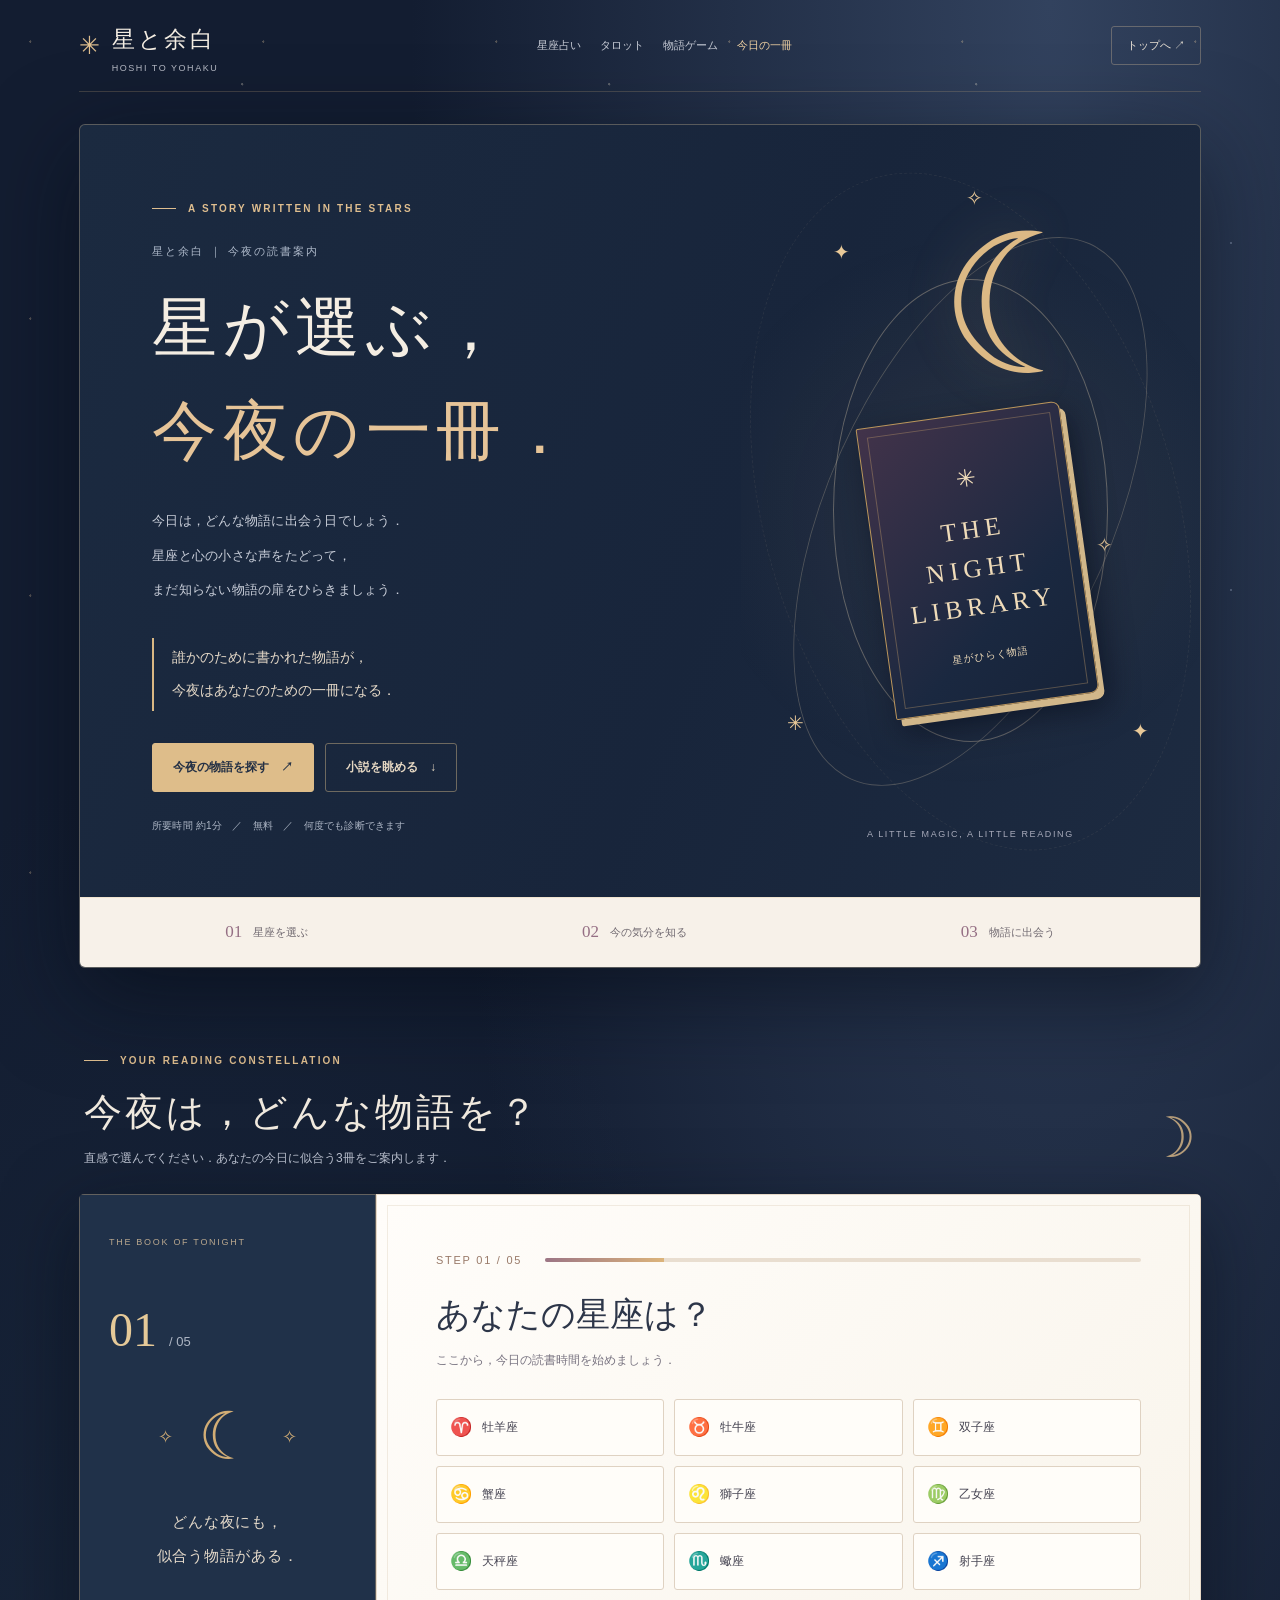
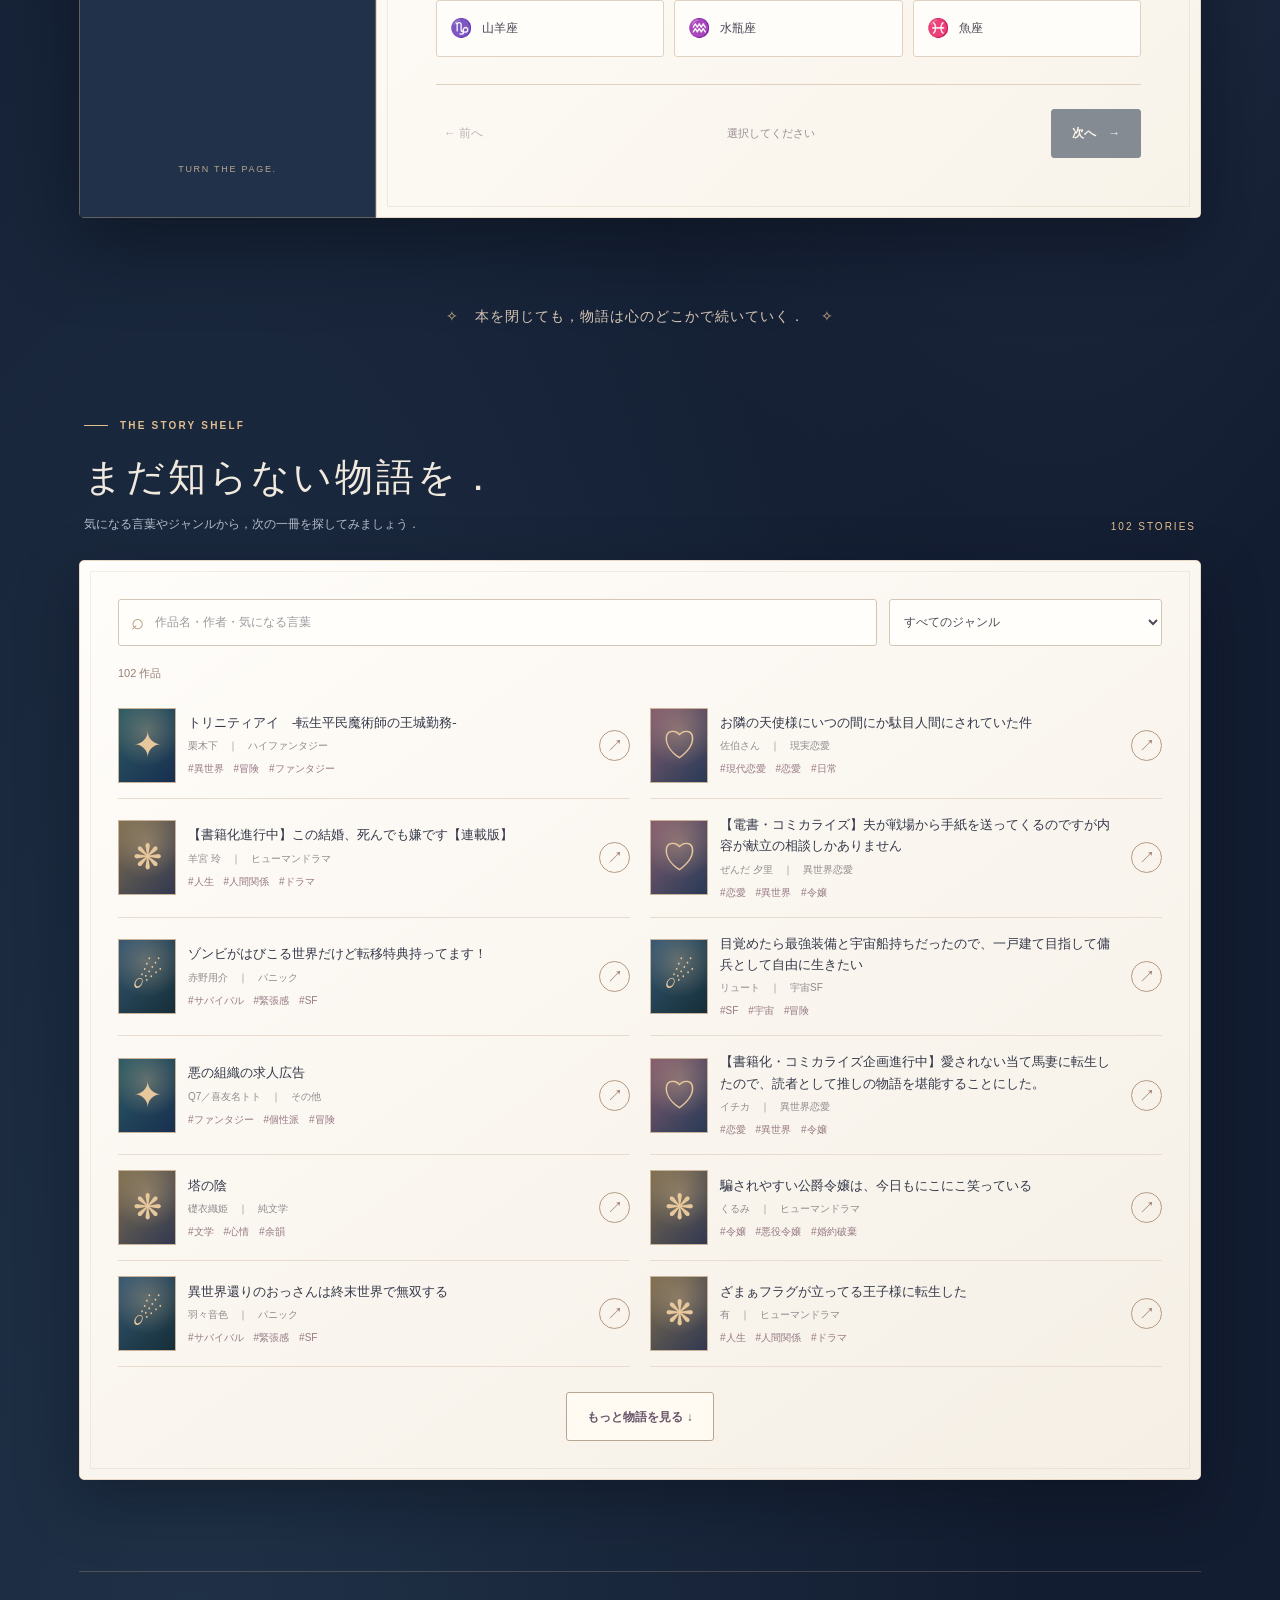
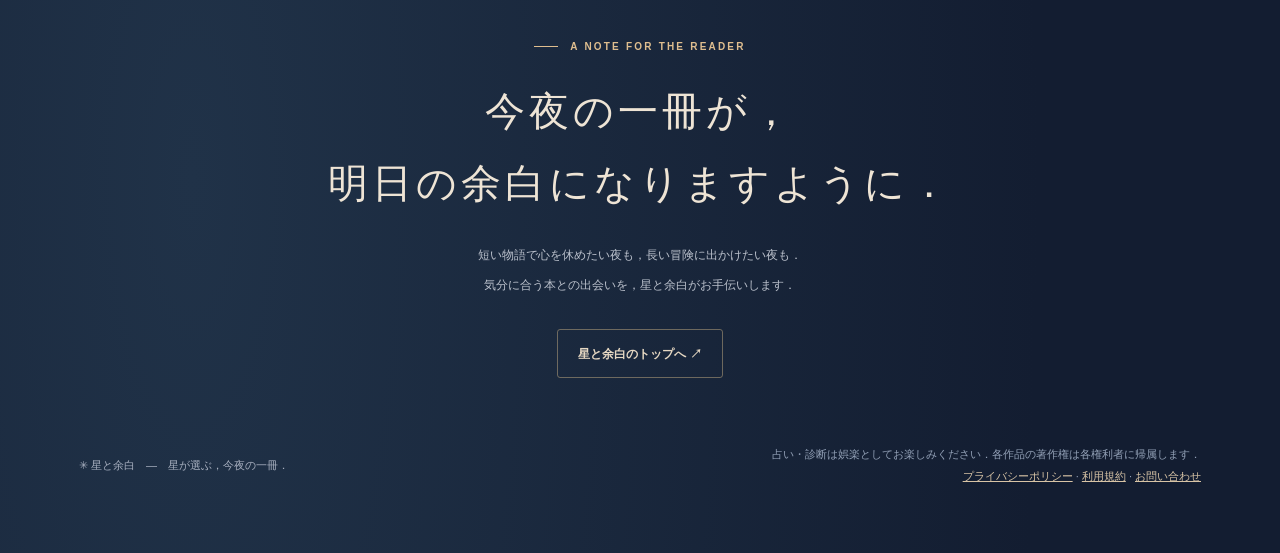
<file: site/novels/index.html>
<!doctype html>
<html lang="ja">
<head>
<meta charset="utf-8">
<meta name="viewport" content="width=device-width,initial-scale=1,viewport-fit=cover">
<meta name="theme-color" content="#172138">
<meta name="description" content="小説家になろうで読めるWeb小説から，あなたに合う3作品を無料診断．星座と今日の気分，好きなジャンルから，恋愛，異世界ファンタジー，推理，SFなどの物語を探せます．">
<meta property="og:type" content="website">
<meta property="og:site_name" content="星と余白">
<meta property="og:title" content="星が選ぶ，今夜の一冊｜星と余白">
<meta property="og:description" content="星座と4つの質問から，今夜読みたい物語と出会う読書診断．">
<meta property="og:url" content="https://hoshi-to-yohaku.pages.dev/novels/">
<link rel="canonical" href="https://hoshi-to-yohaku.pages.dev/novels/">
<title>小説家になろうのおすすめ作品を診断｜無料Web小説を探す｜星と余白</title>
<link rel="stylesheet" href="./style.css">
<!-- AdSense承認後，このページにもご自身の広告コードを追加してください． -->
</head>
<body>
<div class="shell">
<header class="masthead">
  <a class="brand" href="../" aria-label="星と余白 トップページ"><b>✳</b><span>星と余白<small>HOSHI TO YOHAKU</small></span></a>
  <nav class="mast-nav" aria-label="サイト内メニュー">
    <a href="../">星座占い</a>
    <a href="../tarot-guide/">タロット</a>
    <a href="../game/">物語ゲーム</a>
    <a href="#reading" aria-current="page">今日の一冊</a>
  </nav>
  <a class="mast-link" href="../">トップへ ↗</a>
</header>
<main>
  <section class="hero" aria-labelledby="hero-title">
    <div class="hero-main">
      <div class="eyebrow light">A STORY WRITTEN IN THE STARS</div>
      <p class="hero-small">星と余白 ｜ 今夜の読書案内</p>
      <h1 class="display" id="hero-title">星が選ぶ，<br><em>今夜の一冊．</em></h1>
      <p class="lead">今日は，どんな物語に出会う日でしょう．<br>星座と心の小さな声をたどって，<br>まだ知らない物語の扉をひらきましょう．</p>
      <p class="intro-motto">誰かのために書かれた物語が，<br>今夜はあなたのための一冊になる．</p>
      <div class="actions">
        <a href="#reading" class="button gold">今夜の物語を探す　↗</a>
        <a href="#shelf" class="button outline">小説を眺める　↓</a>
      </div>
      <p class="tiny-help">所要時間 約1分　／　無料　／　何度でも診断できます</p>
    </div>
    <div class="hero-ornament" aria-hidden="true">
      <div class="orbit orbit-one"></div><div class="orbit orbit-two"></div><div class="orbit orbit-three"></div>
      <span class="star s1">✦</span><span class="star s2">✧</span><span class="star s3">✳</span><span class="star s4">✧</span><span class="star s5">✦</span>
      <div class="moon">☾</div>
      <div class="floating-book"><span class="book-crest">✳</span><span class="book-title">THE<br>NIGHT<br>LIBRARY</span><span class="book-foot">星がひらく物語</span></div>
      <span class="ornament-caption">A LITTLE MAGIC, A LITTLE READING</span>
    </div>
    <div class="hero-bottom"><span><strong>01</strong> 星座を選ぶ</span><span><strong>02</strong> 今の気分を知る</span><span><strong>03</strong> 物語に出会う</span></div>
  </section>

  <section id="reading" class="section-wrap" aria-labelledby="quiz-title">
    <div class="section-top"><div><div class="eyebrow light">YOUR READING CONSTELLATION</div><h2 id="quiz-title">今夜は，どんな物語を？</h2><p>直感で選んでください．あなたの今日に似合う3冊をご案内します．</p></div><span class="section-moon" aria-hidden="true">☽</span></div>
    <div class="quiz-shell">
      <div class="quiz-side"><span class="quiz-side-sub">THE BOOK OF TONIGHT</span><div class="side-number">01 <span>/ 05</span></div><div class="side-decoration">✧<span>☾</span>✧</div><p>どんな夜にも，<br>似合う物語がある．</p><span class="side-foot">TURN THE PAGE.</span></div>
      <div class="quiz-main">
        <div class="quiz-top"><span id="step-label" class="step-label">STEP 01 / 05</span><div class="progress-track" id="quiz-progress"><div class="progress-fill"></div></div></div>
        <div id="quiz-content" aria-live="polite"></div>
        <div class="quiz-nav"><button type="button" id="prev-question" class="button-ghost" disabled>← 前へ</button><span id="quiz-status" class="quiz-status">選択してください</span><button type="button" id="next-question" class="button ink" disabled>次へ →</button></div>
      </div>
    </div>
  </section>

  <section id="results" class="section-wrap results-section" hidden aria-live="polite">
    <div class="section-top"><div><div class="eyebrow light">THREE STORIES FOR YOU</div><h2>今夜，星が示す3つの物語．</h2><p id="results-intro"></p></div><span class="section-moon" aria-hidden="true">✧</span></div>
    <div id="results-grid" class="results-grid"></div>
    <div class="results-actions"><button type="button" id="shuffle" class="button outline">✧　ほかの3冊に出会う</button><button type="button" id="share" class="button outline">↗　結果をシェア</button><button type="button" id="restart" class="button-ghost light">診断をやり直す</button></div>
  </section>

  <div class="quiet-quote" aria-hidden="true"><span>✧</span> 本を閉じても，物語は心のどこかで続いていく． <span>✧</span></div>
  <section id="shelf" class="section-wrap" aria-labelledby="shelf-title">
    <div class="section-top"><div><div class="eyebrow light">THE STORY SHELF</div><h2 id="shelf-title">まだ知らない物語を．</h2><p>気になる言葉やジャンルから，次の一冊を探してみましょう．</p></div><span class="section-count" id="shelf-count">102 STORIES</span></div>
    <div class="shelf-paper">
      <div class="shelf-toolbar"><label class="searchbox"><span aria-hidden="true">⌕</span><input type="search" id="search-input" placeholder="作品名・作者・気になる言葉" autocomplete="off"><span class="sr-only">作品を検索</span></label><select id="genre-filter" aria-label="ジャンルを絞り込む"><option value="all">すべてのジャンル</option></select></div>
      <div class="shelf-info" id="shelf-info"></div>
      <div id="shelf-grid" class="shelf-grid"></div>
      <div class="shelf-more"><button type="button" id="show-more" class="button plain">もっと物語を見る ↓</button></div>
    </div>
  </section>

  <section class="closing-note"><span class="eyebrow light">A NOTE FOR THE READER</span><h2>今夜の一冊が，<br>明日の余白になりますように．</h2><p>短い物語で心を休めたい夜も，長い冒険に出かけたい夜も．<br>気分に合う本との出会いを，星と余白がお手伝いします．</p><a class="button outline" href="../">星と余白のトップへ ↗</a></section>
</main>
<footer class="site-footer"><span>✳ 星と余白　—　星が選ぶ，今夜の一冊．</span><span class="attribution">占い・診断は娯楽としてお楽しみください．各作品の著作権は各権利者に帰属します．<br><a href="../privacy.html">プライバシーポリシー</a> · <a href="../terms.html">利用規約</a> · <a href="../contact.html">お問い合わせ</a></span></footer>
</div>
<div id="toast" class="toast" role="status" aria-live="polite"></div>
<script src="./app.js" defer></script>
</body>
</html>
</file>
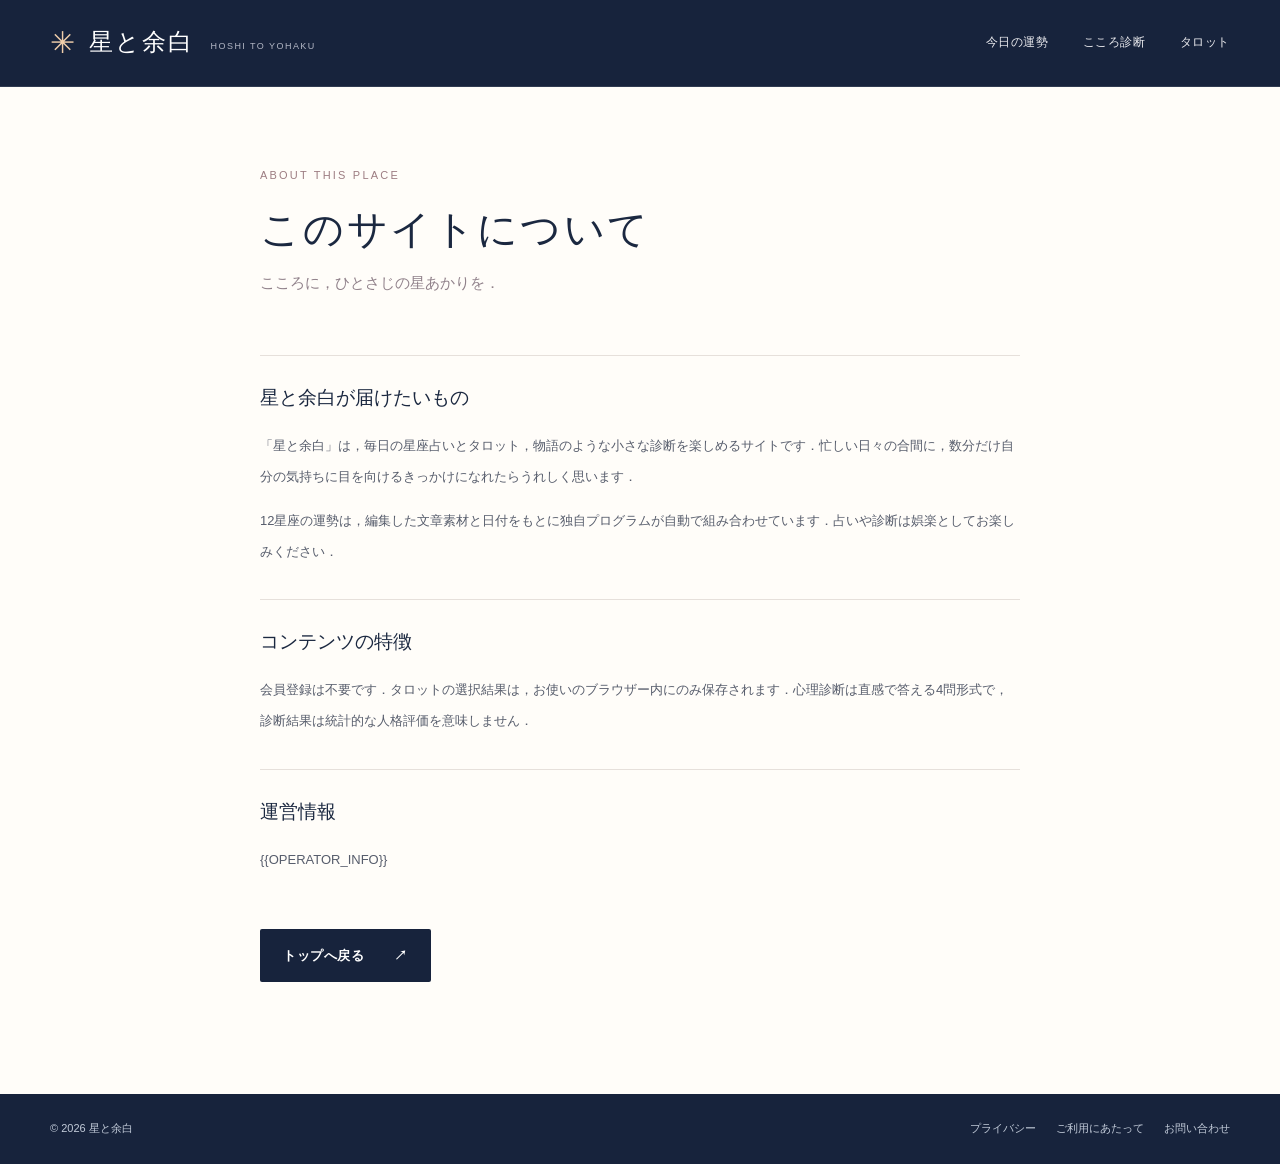
<file: site/about.html>
<!doctype html><html lang="ja"><head><meta charset="utf-8"><meta name="viewport" content="width=device-width,initial-scale=1"><meta name="theme-color" content="#17233c"><title>このサイトについて | 星と余白</title><meta name="description" content="星と余白のコンセプト，運勢や診断コンテンツについて紹介します．"><link rel="icon" href="./assets/favicon.svg" type="image/svg+xml"><link rel="stylesheet" href="./styles.css"></head><body class="simple-page"><header class="site-header"><div class="nav-shell container"><a class="brand" href="./"><span class="brand-mark">✳</span><span>星と余白</span><small>HOSHI TO YOHAKU</small></a><nav class="main-nav"><a href="./#horoscope">今日の運勢</a><a href="./#diagnosis">こころ診断</a><a href="./#tarot">タロット</a></nav></div></header><main class="container simple-layout"><p class="section-kicker">ABOUT THIS PLACE</p><h1>このサイトについて</h1><p class="simple-lead">こころに，ひとさじの星あかりを．</p><section><h2>星と余白が届けたいもの</h2><p>「星と余白」は，毎日の星座占いとタロット，物語のような小さな診断を楽しめるサイトです．忙しい日々の合間に，数分だけ自分の気持ちに目を向けるきっかけになれたらうれしく思います．</p><p>12星座の運勢は，編集した文章素材と日付をもとに独自プログラムが自動で組み合わせています．占いや診断は娯楽としてお楽しみください．</p></section><section><h2>コンテンツの特徴</h2><p>会員登録は不要です．タロットの選択結果は，お使いのブラウザー内にのみ保存されます．心理診断は直感で答える4問形式で，診断結果は統計的な人格評価を意味しません．</p></section><section><h2>運営情報</h2><p>{{OPERATOR_INFO}}</p></section><a class="btn btn-dark" href="./">トップへ戻る <span aria-hidden="true">↗</span></a></main><footer class="simple-footer"><div class="container"><span>© 2026 星と余白</span><nav><a href="./privacy.html">プライバシー</a><a href="./terms.html">ご利用にあたって</a><a href="./contact.html">お問い合わせ</a></nav></div></footer></body></html>
</file>
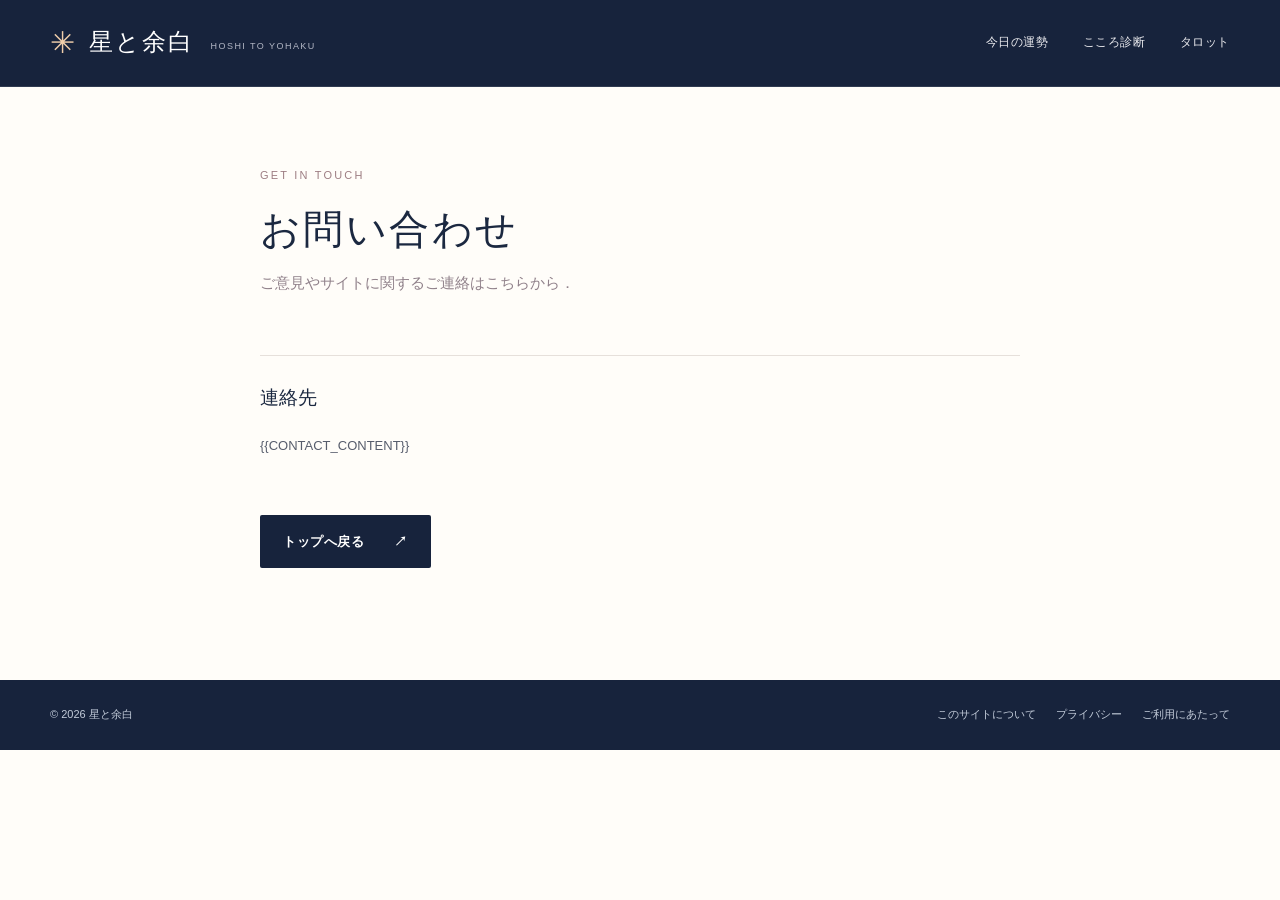
<file: site/contact.html>
<!doctype html><html lang="ja"><head><meta charset="utf-8"><meta name="viewport" content="width=device-width,initial-scale=1"><meta name="theme-color" content="#17233c"><title>お問い合わせ | 星と余白</title><meta name="description" content="星と余白へのご連絡について．"><link rel="icon" href="./assets/favicon.svg" type="image/svg+xml"><link rel="stylesheet" href="./styles.css"></head><body class="simple-page"><header class="site-header"><div class="nav-shell container"><a class="brand" href="./"><span class="brand-mark">✳</span><span>星と余白</span><small>HOSHI TO YOHAKU</small></a><nav class="main-nav"><a href="./#horoscope">今日の運勢</a><a href="./#diagnosis">こころ診断</a><a href="./#tarot">タロット</a></nav></div></header><main class="container simple-layout"><p class="section-kicker">GET IN TOUCH</p><h1>お問い合わせ</h1><p class="simple-lead">ご意見やサイトに関するご連絡はこちらから．</p><section><h2>連絡先</h2><p>{{CONTACT_CONTENT}}</p></section><a class="btn btn-dark" href="./">トップへ戻る <span aria-hidden="true">↗</span></a></main><footer class="simple-footer"><div class="container"><span>© 2026 星と余白</span><nav><a href="./about.html">このサイトについて</a><a href="./privacy.html">プライバシー</a><a href="./terms.html">ご利用にあたって</a></nav></div></footer></body></html>
</file>
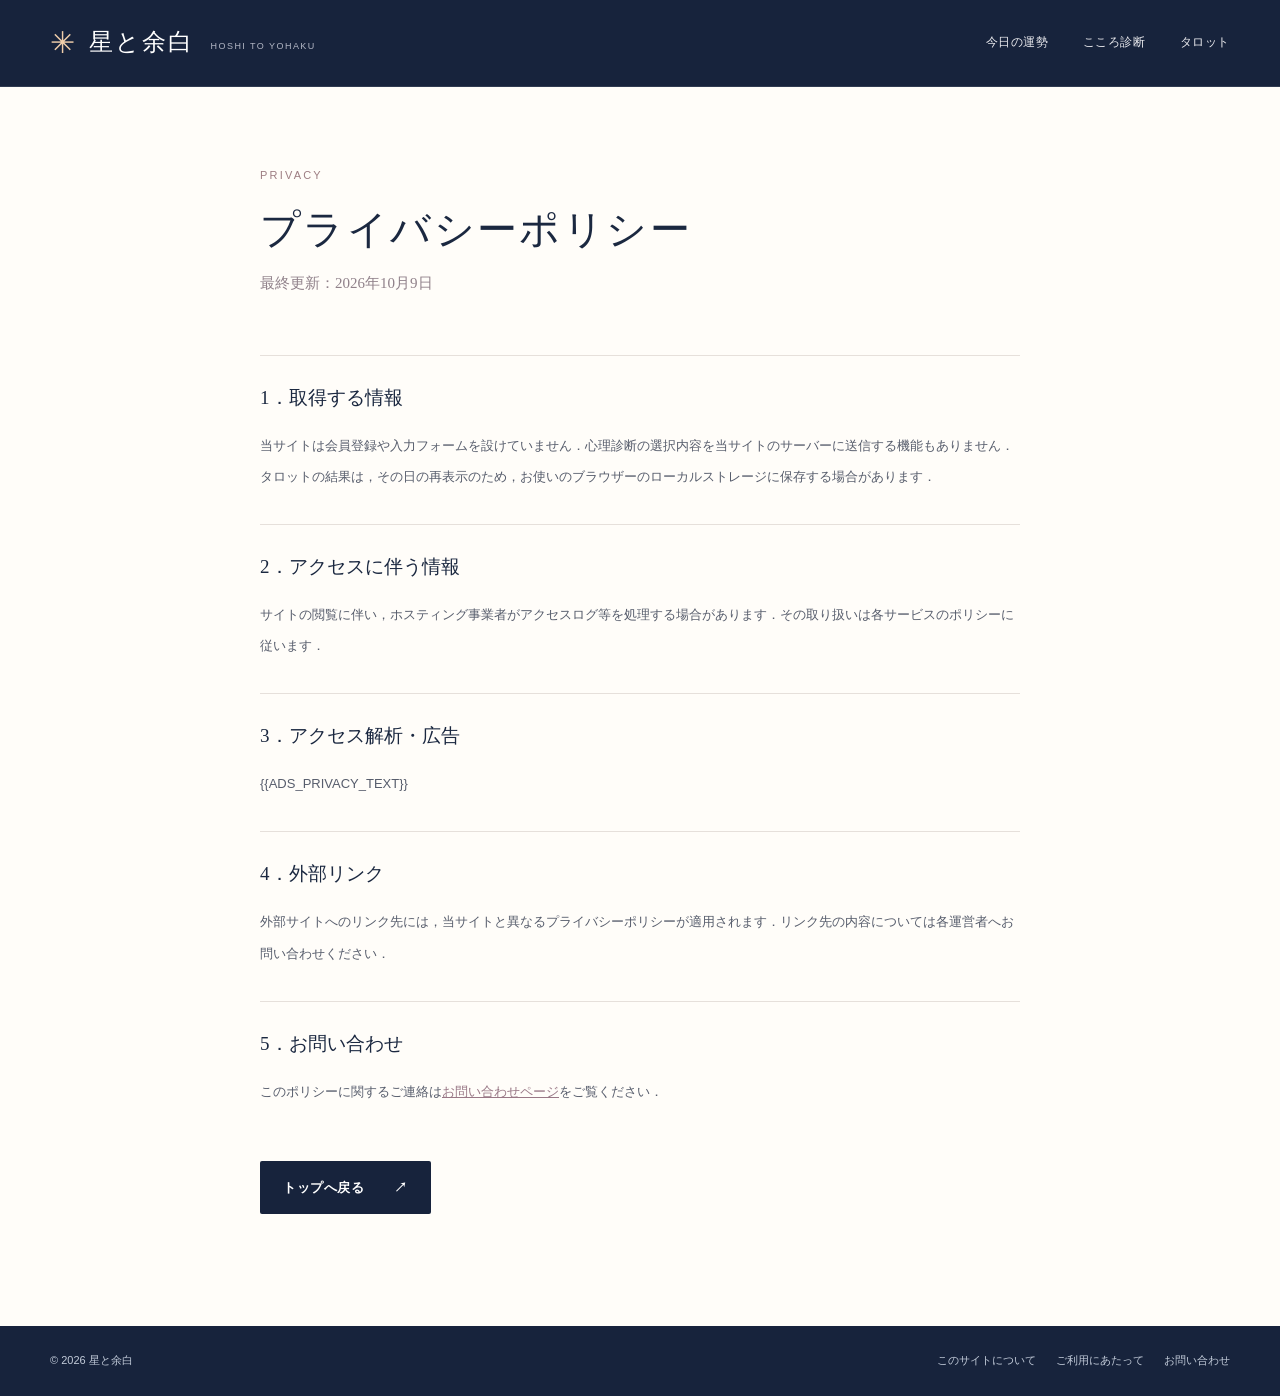
<file: site/privacy.html>
<!doctype html><html lang="ja"><head><meta charset="utf-8"><meta name="viewport" content="width=device-width,initial-scale=1"><meta name="theme-color" content="#17233c"><title>プライバシーポリシー | 星と余白</title><meta name="description" content="星と余白の個人情報・ブラウザーデータの取り扱いについて．"><link rel="icon" href="./assets/favicon.svg" type="image/svg+xml"><link rel="stylesheet" href="./styles.css"></head><body class="simple-page"><header class="site-header"><div class="nav-shell container"><a class="brand" href="./"><span class="brand-mark">✳</span><span>星と余白</span><small>HOSHI TO YOHAKU</small></a><nav class="main-nav"><a href="./#horoscope">今日の運勢</a><a href="./#diagnosis">こころ診断</a><a href="./#tarot">タロット</a></nav></div></header><main class="container simple-layout"><p class="section-kicker">PRIVACY</p><h1>プライバシーポリシー</h1><p class="simple-lead">最終更新：2026年10月9日</p><section><h2>1．取得する情報</h2><p>当サイトは会員登録や入力フォームを設けていません．心理診断の選択内容を当サイトのサーバーに送信する機能もありません．タロットの結果は，その日の再表示のため，お使いのブラウザーのローカルストレージに保存する場合があります．</p></section><section><h2>2．アクセスに伴う情報</h2><p>サイトの閲覧に伴い，ホスティング事業者がアクセスログ等を処理する場合があります．その取り扱いは各サービスのポリシーに従います．</p></section><section><h2>3．アクセス解析・広告</h2><p>{{ADS_PRIVACY_TEXT}}</p></section><section><h2>4．外部リンク</h2><p>外部サイトへのリンク先には，当サイトと異なるプライバシーポリシーが適用されます．リンク先の内容については各運営者へお問い合わせください．</p></section><section><h2>5．お問い合わせ</h2><p>このポリシーに関するご連絡は<a href="./contact.html">お問い合わせページ</a>をご覧ください．</p></section><a class="btn btn-dark" href="./">トップへ戻る <span aria-hidden="true">↗</span></a></main><footer class="simple-footer"><div class="container"><span>© 2026 星と余白</span><nav><a href="./about.html">このサイトについて</a><a href="./terms.html">ご利用にあたって</a><a href="./contact.html">お問い合わせ</a></nav></div></footer></body></html>
</file>
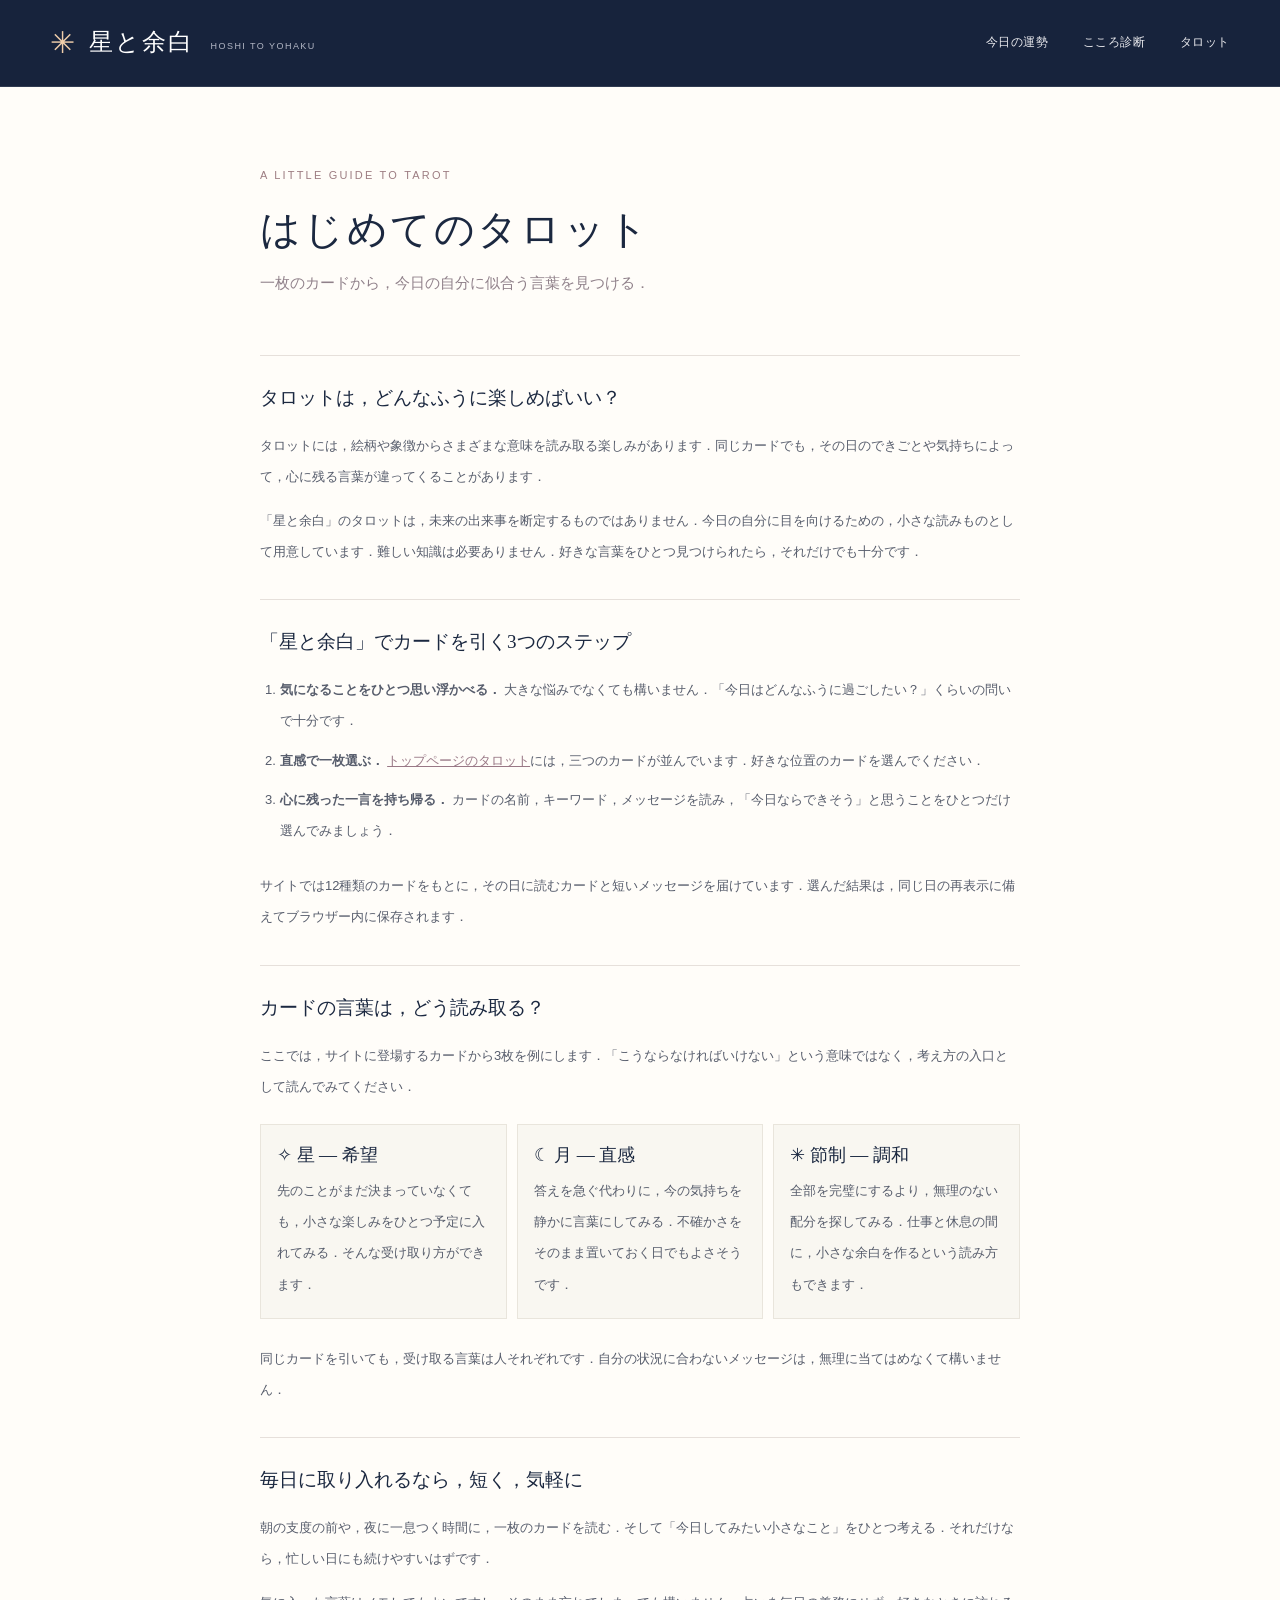
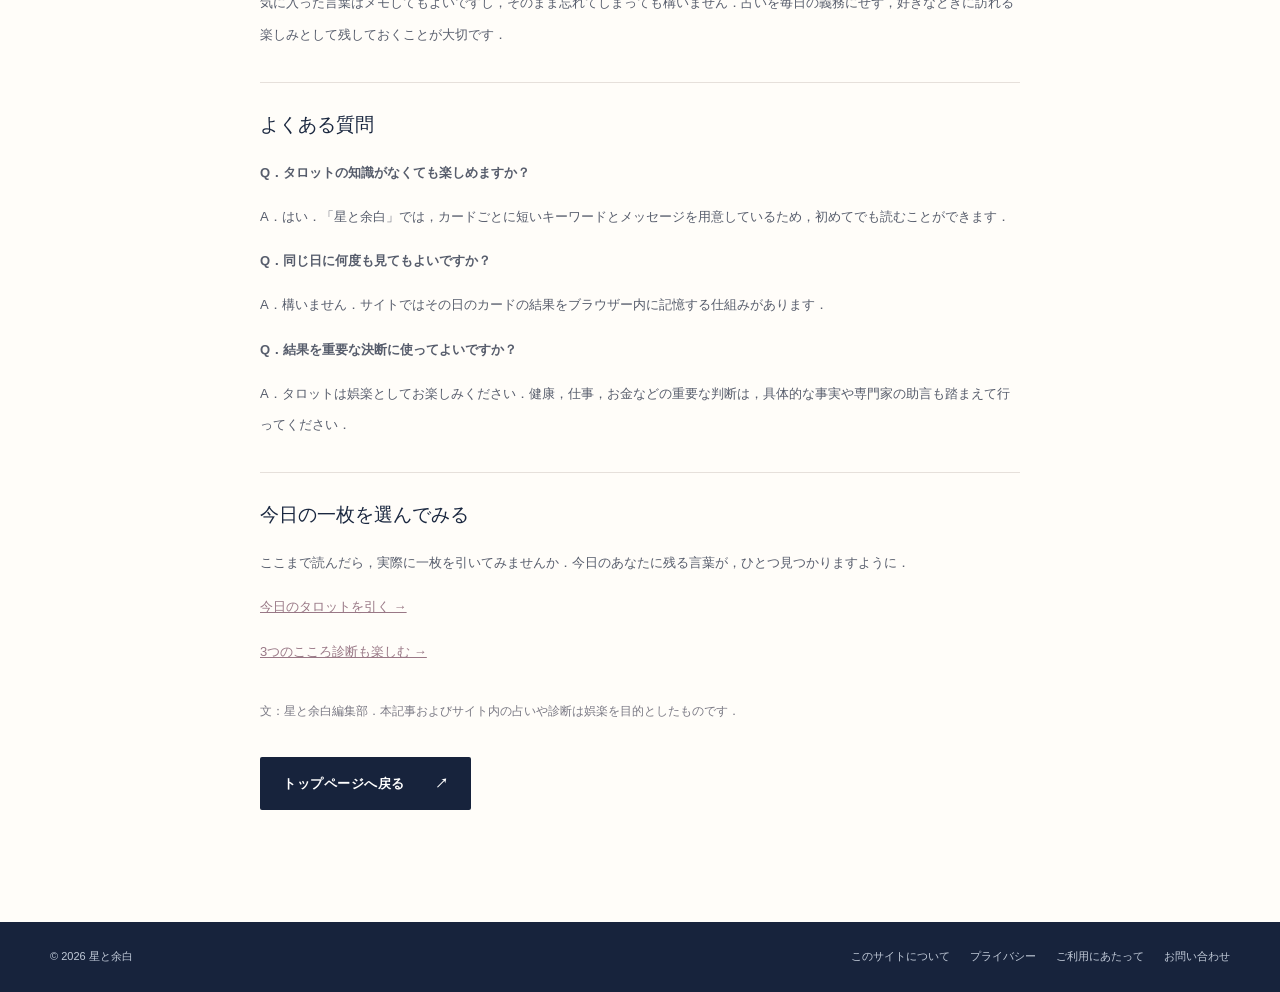
<file: site/tarot-guide.html>
<!doctype html>
<html lang="ja">
<head>
  <meta charset="utf-8">
  <meta name="viewport" content="width=device-width, initial-scale=1">
  <meta name="theme-color" content="#17233c">
  <meta name="description" content="はじめてタロットを引く方へ．星と余白の12枚のカードの楽しみ方，出た言葉の受け取り方，毎日の小さな習慣を紹介します．">
  <meta name="robots" content="index,follow">
  <link rel="canonical" href="https://hoshi-to-yohaku.pages.dev/tarot-guide.html">
  <meta property="og:type" content="article">
  <meta property="og:site_name" content="星と余白">
  <meta property="og:title" content="はじめてのタロット｜一枚のカードを日々に取り入れる方法 | 星と余白">
  <meta property="og:description" content="占いを信じるかどうかよりも，今日の自分に問いかけるきっかけとして．一枚のタロットを楽しむ小さなガイド．">
  <meta property="og:url" content="https://hoshi-to-yohaku.pages.dev/tarot-guide.html">
  <meta property="og:image" content="https://hoshi-to-yohaku.pages.dev/assets/og.png">
  <meta name="twitter:card" content="summary_large_image">
  <title>はじめてのタロット｜一枚のカードを日々に取り入れる方法 | 星と余白</title>
  <link rel="icon" href="./assets/favicon.svg" type="image/svg+xml">
  <link rel="stylesheet" href="./styles.css">
  <script async src="https://pagead2.googlesyndication.com/pagead/js/adsbygoogle.js?client=ca-pub-7464005350026363" crossorigin="anonymous"></script>
  <style>
    .guide-note{background:#f6f2eb;border-left:3px solid #c8a48b;padding:16px 20px;margin:22px 0 10px;font-size:13px;line-height:2.1;color:#4c5262}
    .guide-steps{margin:0 0 24px;padding-left:1.5em;color:#575d6c;font-size:13px;line-height:2.4}
    .guide-steps li{margin:0 0 8px}
    .guide-examples{display:grid;grid-template-columns:repeat(3,minmax(0,1fr));gap:10px;margin:22px 0 24px}
    .guide-examples article{background:#f9f7f1;border:1px solid #e9e5dc;padding:18px 16px}
    .guide-examples h3{margin:0 0 8px;font:500 18px var(--serif)}
    .guide-examples p{font-size:12px;line-height:2.1;margin:0;color:#575d6c}
    .guide-small{font-size:12px;color:#7a7984;line-height:2}
    @media(max-width:620px){.guide-examples{grid-template-columns:1fr}}
  </style>
  <script type="application/ld+json">{"@context":"https://schema.org","@type":"Article","headline":"はじめてのタロット｜一枚のカードを日々に取り入れる方法","inLanguage":"ja","mainEntityOfPage":"https://hoshi-to-yohaku.pages.dev/tarot-guide.html","author":{"@type":"Organization","name":"星と余白編集部"},"publisher":{"@type":"Organization","name":"星と余白編集部"}}</script>
</head>
<body class="simple-page">
  <a class="skip-link" href="#main">本文へ移動</a>
  <header class="site-header">
    <div class="nav-shell container">
      <a class="brand" href="./"><span class="brand-mark" aria-hidden="true">✳</span><span>星と余白</span><small>HOSHI TO YOHAKU</small></a>
      <nav class="main-nav" aria-label="メインメニュー">
        <a href="./#horoscope">今日の運勢</a>
        <a href="./#diagnosis">こころ診断</a>
        <a href="./#tarot">タロット</a>
      </nav>
    </div>
  </header>
  <main id="main" class="container simple-layout">
    <p class="section-kicker">A LITTLE GUIDE TO TAROT</p>
    <h1>はじめてのタロット</h1>
    <p class="simple-lead">一枚のカードから，今日の自分に似合う言葉を見つける．</p>

    <section>
      <h2>タロットは，どんなふうに楽しめばいい？</h2>
      <p>タロットには，絵柄や象徴からさまざまな意味を読み取る楽しみがあります．同じカードでも，その日のできごとや気持ちによって，心に残る言葉が違ってくることがあります．</p>
      <p>「星と余白」のタロットは，未来の出来事を断定するものではありません．今日の自分に目を向けるための，小さな読みものとして用意しています．難しい知識は必要ありません．好きな言葉をひとつ見つけられたら，それだけでも十分です．</p>
    </section>

    <section>
      <h2>「星と余白」でカードを引く3つのステップ</h2>
      <ol class="guide-steps">
        <li><strong>気になることをひとつ思い浮かべる．</strong> 大きな悩みでなくても構いません．「今日はどんなふうに過ごしたい？」くらいの問いで十分です．</li>
        <li><strong>直感で一枚選ぶ．</strong> <a href="./#tarot">トップページのタロット</a>には，三つのカードが並んでいます．好きな位置のカードを選んでください．</li>
        <li><strong>心に残った一言を持ち帰る．</strong> カードの名前，キーワード，メッセージを読み，「今日ならできそう」と思うことをひとつだけ選んでみましょう．</li>
      </ol>
      <p>サイトでは12種類のカードをもとに，その日に読むカードと短いメッセージを届けています．選んだ結果は，同じ日の再表示に備えてブラウザー内に保存されます．</p>
    </section>

    <section>
      <h2>カードの言葉は，どう読み取る？</h2>
      <p>ここでは，サイトに登場するカードから3枚を例にします．「こうならなければいけない」という意味ではなく，考え方の入口として読んでみてください．</p>
      <div class="guide-examples">
        <article><h3>✧ 星 ― 希望</h3><p>先のことがまだ決まっていなくても，小さな楽しみをひとつ予定に入れてみる．そんな受け取り方ができます．</p></article>
        <article><h3>☾ 月 ― 直感</h3><p>答えを急ぐ代わりに，今の気持ちを静かに言葉にしてみる．不確かさをそのまま置いておく日でもよさそうです．</p></article>
        <article><h3>✳ 節制 ― 調和</h3><p>全部を完璧にするより，無理のない配分を探してみる．仕事と休息の間に，小さな余白を作るという読み方もできます．</p></article>
      </div>
      <p>同じカードを引いても，受け取る言葉は人それぞれです．自分の状況に合わないメッセージは，無理に当てはめなくて構いません．</p>
    </section>

    <section>
      <h2>毎日に取り入れるなら，短く，気軽に</h2>
      <p>朝の支度の前や，夜に一息つく時間に，一枚のカードを読む．そして「今日してみたい小さなこと」をひとつ考える．それだけなら，忙しい日にも続けやすいはずです．</p>
      <p>気に入った言葉はメモしてもよいですし，そのまま忘れてしまっても構いません．占いを毎日の義務にせず，好きなときに訪れる楽しみとして残しておくことが大切です．</p>
    </section>

    <section>
      <h2>よくある質問</h2>
      <p><strong>Q．タロットの知識がなくても楽しめますか？</strong></p>
      <p>A．はい．「星と余白」では，カードごとに短いキーワードとメッセージを用意しているため，初めてでも読むことができます．</p>
      <p><strong>Q．同じ日に何度も見てもよいですか？</strong></p>
      <p>A．構いません．サイトではその日のカードの結果をブラウザー内に記憶する仕組みがあります．</p>
      <p><strong>Q．結果を重要な決断に使ってよいですか？</strong></p>
      <p>A．タロットは娯楽としてお楽しみください．健康，仕事，お金などの重要な判断は，具体的な事実や専門家の助言も踏まえて行ってください．</p>
    </section>

    <section>
      <h2>今日の一枚を選んでみる</h2>
      <p>ここまで読んだら，実際に一枚を引いてみませんか．今日のあなたに残る言葉が，ひとつ見つかりますように．</p>
      <p><a href="./#tarot">今日のタロットを引く →</a></p>
      <p><a href="./#diagnosis">3つのこころ診断も楽しむ →</a></p>
    </section>
    <p class="guide-small">文：星と余白編集部．本記事およびサイト内の占いや診断は娯楽を目的としたものです．</p>
    <a class="btn btn-dark" href="./">トップページへ戻る <span aria-hidden="true">↗</span></a>
  </main>
  <footer class="simple-footer">
    <div class="container"><span>© 2026 星と余白</span><nav><a href="./about.html">このサイトについて</a><a href="./privacy.html">プライバシー</a><a href="./terms.html">ご利用にあたって</a><a href="./contact.html">お問い合わせ</a></nav></div>
  </footer>
</body>
</html>
</file>
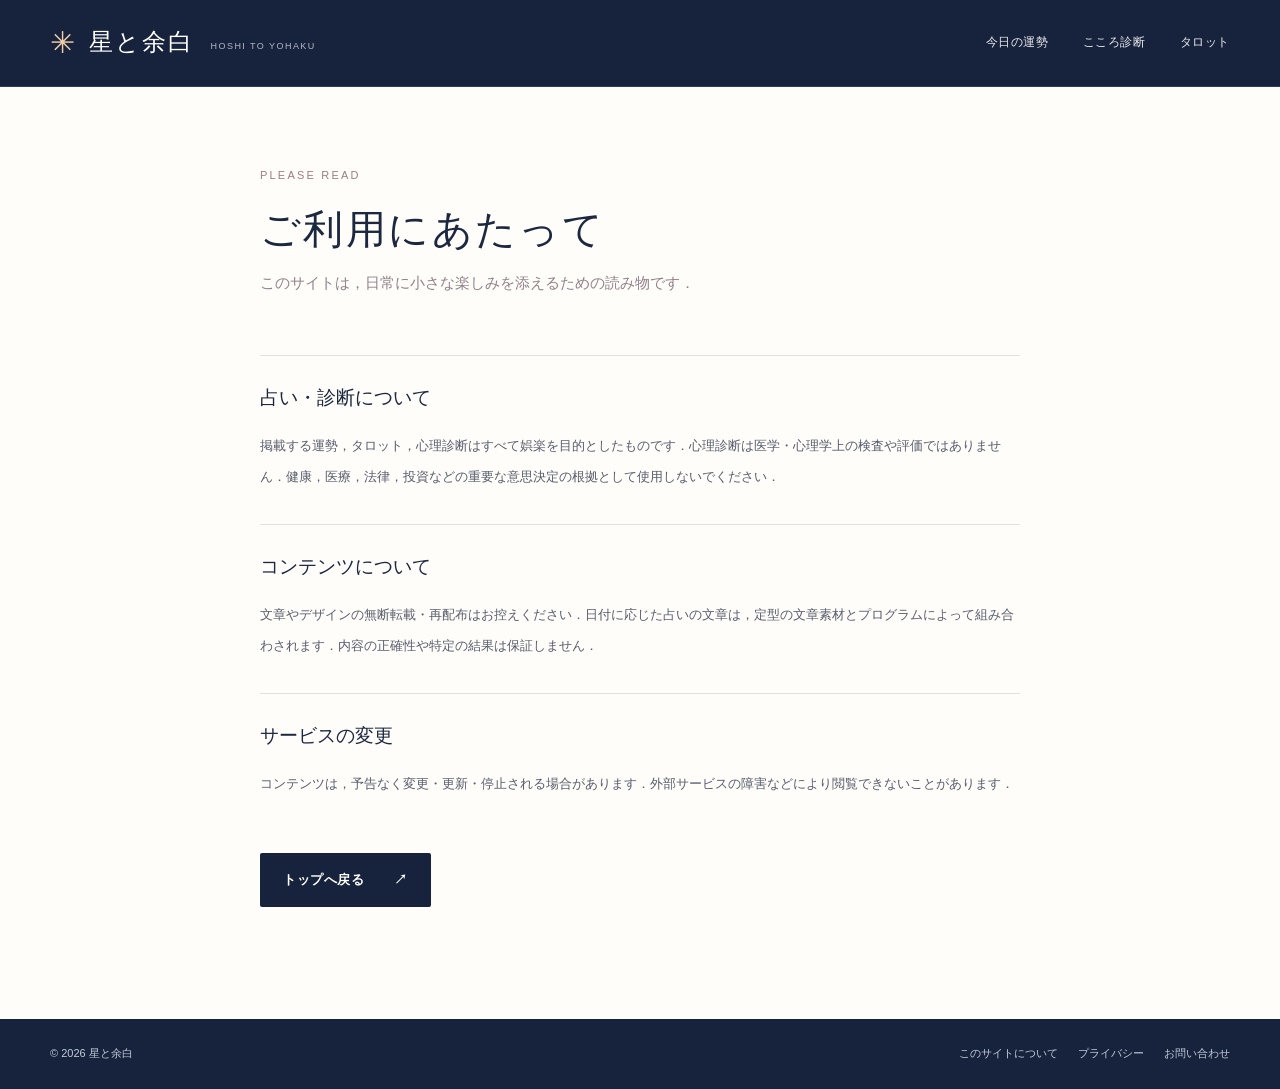
<file: site/terms.html>
<!doctype html><html lang="ja"><head><meta charset="utf-8"><meta name="viewport" content="width=device-width,initial-scale=1"><meta name="theme-color" content="#17233c"><title>ご利用にあたって | 星と余白</title><meta name="description" content="星と余白の占い・診断の利用について．"><link rel="icon" href="./assets/favicon.svg" type="image/svg+xml"><link rel="stylesheet" href="./styles.css"></head><body class="simple-page"><header class="site-header"><div class="nav-shell container"><a class="brand" href="./"><span class="brand-mark">✳</span><span>星と余白</span><small>HOSHI TO YOHAKU</small></a><nav class="main-nav"><a href="./#horoscope">今日の運勢</a><a href="./#diagnosis">こころ診断</a><a href="./#tarot">タロット</a></nav></div></header><main class="container simple-layout"><p class="section-kicker">PLEASE READ</p><h1>ご利用にあたって</h1><p class="simple-lead">このサイトは，日常に小さな楽しみを添えるための読み物です．</p><section><h2>占い・診断について</h2><p>掲載する運勢，タロット，心理診断はすべて娯楽を目的としたものです．心理診断は医学・心理学上の検査や評価ではありません．健康，医療，法律，投資などの重要な意思決定の根拠として使用しないでください．</p></section><section><h2>コンテンツについて</h2><p>文章やデザインの無断転載・再配布はお控えください．日付に応じた占いの文章は，定型の文章素材とプログラムによって組み合わされます．内容の正確性や特定の結果は保証しません．</p></section><section><h2>サービスの変更</h2><p>コンテンツは，予告なく変更・更新・停止される場合があります．外部サービスの障害などにより閲覧できないことがあります．</p></section><a class="btn btn-dark" href="./">トップへ戻る <span aria-hidden="true">↗</span></a></main><footer class="simple-footer"><div class="container"><span>© 2026 星と余白</span><nav><a href="./about.html">このサイトについて</a><a href="./privacy.html">プライバシー</a><a href="./contact.html">お問い合わせ</a></nav></div></footer></body></html>
</file>
<file: site/novels/style.css>
:root{color-scheme:light;--night:#131d31;--night2:#1c2c42;--night3:#26374c;--paper:#f7f2e8;--paper-light:#fffdfa;--ink:#303445;--muted:#777783;--gold:#d9b783;--gold-dark:#a78150;--rose:#956f84;--border:#e4d9c8;--serif:"Hiragino Mincho ProN","Yu Mincho","Noto Serif CJK JP","MS PMincho",serif;--sans:"Hiragino Kaku Gothic ProN","Yu Gothic","Noto Sans CJK JP",sans-serif}
*{box-sizing:border-box}html{scroll-behavior:smooth}body{margin:0;background:radial-gradient(ellipse at 82% 0%,#32425e 0%,transparent 43%),radial-gradient(ellipse at 15% 90%,#203248 0%,transparent 55%),var(--night);font-family:var(--sans);color:var(--ink);min-height:100vh;line-height:1.9;-webkit-font-smoothing:antialiased}body:before{content:"";position:fixed;inset:0;pointer-events:none;opacity:.28;background-image:radial-gradient(circle at 13% 15%,#f9dca9 0 1px,transparent 1.3px),radial-gradient(circle at 66% 30%,#fff3db 0 1px,transparent 1.4px),radial-gradient(circle at 35% 70%,#d6e4ff 0 .85px,transparent 1px);background-size:233px 277px,367px 281px,283px 347px}a{color:inherit}button,input,select{font:inherit}button{cursor:pointer}button:disabled{cursor:default;opacity:.52}button:focus-visible,a:focus-visible,input:focus-visible,select:focus-visible{outline:3px solid #f1c981;outline-offset:3px}[hidden]{display:none!important}.sr-only{position:absolute!important;width:1px;height:1px;padding:0;margin:-1px;overflow:hidden;clip:rect(0,0,0,0);white-space:nowrap;border:0}
.shell{position:relative;max-width:1180px;margin:0 auto;padding:0 29px 66px}.masthead{display:flex;align-items:center;justify-content:space-between;gap:20px;min-height:92px;color:#f5eee3;border-bottom:1px solid #d9b78338}.brand{font-family:var(--serif);font-size:23px;letter-spacing:.12em;text-decoration:none;white-space:nowrap;display:flex;gap:9px;align-items:center}.brand b{font-weight:400;color:#dfbf8f;font-size:25px}.brand small{display:block;font:9px var(--sans);letter-spacing:.17em;color:#b5b9c4;margin-top:2px}.mast-nav{display:flex;align-items:center;gap:19px;font-size:11px;color:#c8ccd6;white-space:nowrap}.mast-nav a{text-decoration:none;transition:color .2s}.mast-nav a:hover,.mast-nav a[aria-current="page"]{color:#f1d2a3}.mast-link{border:1px solid #b7a68d6c;color:#ebe3d6;background:transparent;text-decoration:none;border-radius:3px;padding:8px 15px;font-size:11px;white-space:nowrap}
.hero{margin-top:32px;display:grid;grid-template-columns:minmax(0,1.18fr) minmax(0,.82fr);position:relative;overflow:hidden;border-radius:6px;border:1px solid #e1c69d52;background:linear-gradient(112deg,#1b2a40 0%,#18253b 56%,#1d2b41 100%);box-shadow:0 28px 90px #050b1590}.hero-main{padding:clamp(40px,6vw,74px) 15px clamp(44px,5vw,62px) clamp(29px,6vw,72px);position:relative;z-index:2;color:#f4ede2}.eyebrow{display:flex;align-items:center;gap:12px;color:var(--gold-dark);font-size:10px;letter-spacing:.22em;font-weight:600}.eyebrow:before{content:"";display:block;width:24px;height:1px;background:currentColor}.eyebrow.light{color:#dfbe8f}.hero-small{color:#adb8c9;font-size:11px;letter-spacing:.19em;margin:23px 0 0}.display{font:500 clamp(39px,5.4vw,65px)/1.58 var(--serif);letter-spacing:.085em;margin:15px 0 22px}.display em{font-style:normal;color:#e6c498}.lead{font-size:13px;line-height:2.65;color:#c9ced9;letter-spacing:.02em;margin:0}.intro-motto{border-left:2px solid var(--gold);padding:3px 0 3px 18px;color:#e5d9c8;font:14px/2.4 var(--serif);margin:30px 0 32px}.actions{display:flex;align-items:center;gap:11px;flex-wrap:wrap}.button{display:inline-flex;align-items:center;justify-content:center;gap:8px;min-height:49px;padding:11px 20px;border-radius:3px;text-decoration:none;font-size:12px;font-weight:600;line-height:1.5;transition:background .2s,transform .2s,border-color .2s;border:1px solid transparent;max-width:100%;text-align:center}.button:hover{transform:translateY(-1px)}.button.gold{background:#debd8a;color:#253145;border-color:#debd8a}.button.gold:hover{background:#edcc98}.button.outline{background:transparent;color:#e5d7c2;border-color:#b5a07d8c}.button.outline:hover{background:#ffffff12}.button.ink{background:var(--night2);color:#fff7e9;border-color:var(--night2)}.button.ink:hover{background:#2c3b51}.button.plain{background:#fffaf2;color:#69566a;border-color:#b8a592}.tiny-help{font-size:10px;color:#aeb7c6;letter-spacing:.02em;margin:24px 0 0}.hero-ornament{display:flex;align-items:center;justify-content:center;position:relative;min-height:520px;overflow:hidden;background:radial-gradient(circle at center,#e5c18a12 0%,transparent 62%)}.orbit{position:absolute;inset:12%;border-radius:50%;border:1px solid #ccba9f4b}.orbit-one{transform:rotate(24deg) scaleX(.82)}.orbit-two{inset:20%;border-color:#bbae9a70}.orbit-three{inset:5%;border-style:dashed;opacity:.29;transform:rotate(-16deg)}.moon{font-family:var(--serif);font-size:clamp(130px,17vw,195px);color:#dcb985;position:absolute;top:11%;right:19%;text-shadow:0 0 54px #e6c28f35;line-height:1}.star{position:absolute;color:#e9c998;font-size:20px}.s1{left:20%;top:14%}.s2{right:19%;top:52%}.s3{left:10%;bottom:20%}.s4{left:49%;top:7%}.s5{right:11%;bottom:19%}.floating-book{position:relative;width:clamp(145px,16vw,205px);aspect-ratio:3/4.3;transform:rotate(-8deg) translateY(50px);border:1px solid #bd965c;background:linear-gradient(140deg,#42334a,#1a2840 66%,#172338);box-shadow:5px 7px 0 #d1b78a,8px 13px 30px #02061288;display:flex;flex-direction:column;align-items:center;justify-content:center;color:#efdbb9;font-family:var(--serif);border-radius:2px 8px 8px 2px}.floating-book:before{content:"";position:absolute;inset:9px;border:1px solid #c09c6966}.book-crest{font-size:24px;margin:0 0 10px}.book-title{font:500 clamp(17px,2vw,26px)/1.5 Georgia,serif;text-align:center;letter-spacing:.2em}.book-foot{font-size:10px;letter-spacing:.1em;margin-top:20px}.ornament-caption{position:absolute;bottom:7%;color:#a7aaba;font-size:9px;letter-spacing:.18em;white-space:nowrap}.hero-bottom{grid-column:1/-1;display:flex;justify-content:space-around;flex-wrap:wrap;gap:13px;border-top:1px solid #e1c69d52;background:#f7f1e9;color:#716a71;padding:24px 15px;font-size:11px}.hero-bottom span{display:flex;align-items:center;gap:11px}.hero-bottom strong{color:var(--rose);font-weight:500;font:17px var(--serif)}
.section-wrap{scroll-margin-top:32px;margin-top:83px}.section-top{display:flex;align-items:end;justify-content:space-between;gap:20px;color:#f0e9de;margin:0 5px 24px}.section-top h2{font:500 clamp(25px,3.7vw,38px)/1.6 var(--serif);letter-spacing:.08em;margin:12px 0 4px}.section-top p{font-size:12px;line-height:2;color:#b8becc;margin:0}.section-moon{font:56px var(--serif);color:#ddba87;opacity:.8}.section-count{color:#e6c38e;letter-spacing:.2em;font-size:10px}.quiz-shell{display:grid;grid-template-columns:minmax(210px,.36fr) minmax(0,1fr);border-radius:5px;overflow:hidden;box-shadow:0 23px 75px #050b1588;min-height:530px}.quiz-side{background:#203149;color:#e8ded0;padding:39px 29px;display:flex;flex-direction:column;border:1px solid #bba07a6e}.quiz-side-sub,.side-foot{letter-spacing:.19em;color:#b9a78e;font-size:9px}.side-number{font:48px/1 var(--serif);color:#e5c998;margin:54px 0 0}.side-number span{font:13px var(--sans);color:#aeb6c4}.side-decoration{display:flex;justify-content:center;align-items:center;gap:25px;color:#d2ad75;font:18px var(--serif);margin:50px 0 20px}.side-decoration span{font-size:66px;line-height:1}.quiz-side p{font:15px/2.3 var(--serif);color:#e6dbcb;text-align:center;letter-spacing:.05em}.side-foot{margin-top:auto;text-align:center}.quiz-main{background:linear-gradient(136deg,#fffdfa,#f8f3e9);padding:clamp(25px,4.6vw,60px);border:1px solid #e7d8c6;position:relative}.quiz-main:before{content:"";position:absolute;inset:10px;border:1px solid #bda48032;pointer-events:none}.quiz-main>*{position:relative}.quiz-top{display:flex;align-items:center;gap:23px;margin-bottom:22px}.step-label{font:11px var(--sans);letter-spacing:.16em;color:#997a69;white-space:nowrap}.progress-track{flex:1;height:4px;border-radius:4px;background:#e9ded0;overflow:hidden}.progress-fill{height:100%;width:20%;background:linear-gradient(90deg,#9c7585,#dcb47b);transition:width .25s}.quiz-question{font:500 clamp(23px,3.3vw,34px)/1.6 var(--serif);margin:4px 0 5px;color:#2d3649}.quiz-desc{font-size:12px;color:#787380;line-height:2;margin:0 0 27px}.option-grid{display:grid;grid-template-columns:repeat(2,minmax(0,1fr));gap:10px}.option-grid.sign-grid{grid-template-columns:repeat(3,minmax(0,1fr))}.choice{display:flex;align-items:center;gap:10px;width:100%;min-height:57px;text-align:left;padding:11px 13px;border:1px solid #dfd2c2;border-radius:3px;color:#464452;background:#fffdf9;font-size:12px;line-height:1.6;transition:background .2s,border-color .2s,transform .2s}.choice:hover{background:#f5ebdf;border-color:#c4a581;transform:translateY(-1px)}.choice[aria-pressed="true"]{border-color:#a9815e;background:#f0e5d5;box-shadow:inset 0 0 0 1px #a9815e44}.choice-icon{font:18px var(--serif);color:#a38375;min-width:22px;text-align:center}.quiz-nav{display:flex;align-items:center;justify-content:space-between;gap:15px;border-top:1px solid #ded1be;margin-top:27px;padding-top:24px}.quiz-status{color:#988c91;font-size:11px}.button-ghost{background:transparent;border:0;color:#8b7381;padding:10px 8px;font-size:12px}.button-ghost:hover{color:#694f5b}.button-ghost.light{color:#e4cfac}
.results-grid{display:grid;grid-template-columns:repeat(3,minmax(0,1fr));gap:18px}.result-card{background:linear-gradient(150deg,#fffdfa,#f5eee3);border:1px solid #e5d5bf;padding:16px;box-shadow:0 18px 44px #060d2055;min-width:0;display:flex;flex-direction:column}.result-visual{height:155px;background:radial-gradient(ellipse at 50% 22%,#e1be914d,transparent 65%),linear-gradient(145deg,var(--a),var(--b));border:1px solid #d7bd9350;display:flex;align-items:center;justify-content:center;position:relative;color:#f2d9b0;font:70px var(--serif)}.result-visual:before{content:"";position:absolute;inset:12px;border:1px solid #e6c4926e}.cover-num{position:absolute;bottom:15px;right:18px;font:9px Georgia,serif;letter-spacing:.19em;color:#dfcaa9}.card-kicker{display:flex;align-items:center;justify-content:space-between;gap:7px;font-size:10px;line-height:1.6;color:#8d7a77;margin-top:16px}.card-kicker strong{font-weight:600;color:#a37a50;white-space:nowrap}.result-card h3{font:500 18px/1.7 var(--serif);color:#303649;margin:10px 0 5px;overflow-wrap:anywhere}.book-author{font-size:11px;color:#89828a;margin:0 0 12px}.book-reason{font:12px/2.05 var(--serif);color:#5c5961;margin:0 0 14px;flex:1}.book-tags{display:flex;flex-wrap:wrap;gap:5px;margin:0 0 16px}.tag{font-size:9px;color:#795e69;background:#eee3df;padding:3px 7px;border-radius:2px}.card-link{display:block;margin-top:auto;text-align:center;text-decoration:none;font-size:12px;font-weight:600;background:#203049;color:#f9ecd8;padding:11px 10px;border-radius:3px}.card-link:hover{background:#34465e}.results-actions{display:flex;justify-content:center;align-items:center;gap:12px;flex-wrap:wrap;margin:26px 0 0}.results-actions .button.outline{min-height:43px;font-size:11px}
.quiet-quote{font:14px/2.4 var(--serif);text-align:center;color:#d7c6b6;margin:82px 0 0;letter-spacing:.07em}.quiet-quote span{color:#ddc089;padding:0 12px}.shelf-paper{background:linear-gradient(145deg,#fffdfa,#f5efe5);border:1px solid #e7d8c6;box-shadow:0 22px 60px #050a145e;padding:clamp(17px,3.3vw,38px);border-radius:5px;position:relative}.shelf-paper:before{content:"";position:absolute;inset:10px;border:1px solid #bda4802f;pointer-events:none}.shelf-paper>*{position:relative}.shelf-toolbar{display:grid;grid-template-columns:minmax(0,1fr) minmax(150px,.36fr);gap:12px}.searchbox{display:flex;align-items:center;gap:9px;border:1px solid #d4c6b6;background:#fffefa;border-radius:3px;padding:10px 12px;color:#b49b7f}.searchbox span{font-size:22px;line-height:1}.searchbox input{border:none;outline:none!important;background:transparent;flex:1;min-width:0;color:#394052;font-size:12px}.searchbox input::placeholder{color:#a09aa0}.shelf-toolbar select{border:1px solid #d4c6b6;background:#fffefa;padding:10px;border-radius:3px;color:#514958;font-size:12px;min-width:0}.shelf-info{color:#987f76;font-size:11px;margin:17px 0 9px}.shelf-grid{display:grid;grid-template-columns:repeat(2,minmax(0,1fr));column-gap:20px}.shelf-item{min-width:0;display:flex;align-items:center;gap:12px;padding:15px 0;border-bottom:1px solid #e7dccf}.shelf-art{flex:0 0 58px;width:58px;height:75px;display:flex;align-items:center;justify-content:center;background:radial-gradient(circle at 50% 30%,#e3c29452,transparent 61%),linear-gradient(135deg,var(--a),var(--b));color:#e7c79c;font:35px var(--serif);border:1px solid #c8b39a}.shelf-data{min-width:0;flex:1}.shelf-item h3{font:500 13px/1.65 var(--serif);color:#343849;margin:0 0 5px;overflow-wrap:anywhere}.shelf-item p{font-size:10px;color:#918a8d;margin:0 0 6px;line-height:1.6}.micro-tags{font-size:10px;color:#977984;line-height:1.8}.shelf-arrow{text-decoration:none;border:1px solid #b69b83;border-radius:50%;color:#9a7664;width:31px;height:31px;display:grid;place-items:center;flex:0 0 31px;font-size:16px}.shelf-arrow:hover{background:#f0e4d5}.shelf-more{text-align:center;margin-top:25px}.empty{padding:30px 5px;color:#766d7a;font-size:13px}.closing-note{text-align:center;color:#eee4d5;margin:91px auto 0;border-top:1px solid #d9b78340;padding:65px 0 25px}.closing-note .eyebrow{justify-content:center}.closing-note h2{font:500 clamp(26px,3.5vw,40px)/1.8 var(--serif);letter-spacing:.1em;margin:20px 0}.closing-note p{font:12px/2.5 var(--serif);color:#bbc1cc;margin:0 0 29px}.site-footer{margin-top:40px;color:#a7afbf;display:flex;flex-wrap:wrap;justify-content:space-between;gap:15px;align-items:center;font-size:11px;line-height:2}.site-footer a{color:#d8c4a6}.site-footer .attribution{color:#92a0b6;text-align:right}.toast{position:fixed;bottom:22px;right:22px;max-width:calc(100vw - 44px);background:#24364f;color:#fff2d8;border:1px solid #b99a6e;padding:13px 19px;box-shadow:0 8px 28px #0004;z-index:100;opacity:0;pointer-events:none;transform:translateY(12px);transition:.2s;font-size:12px}.toast.show{opacity:1;transform:translateY(0)}
@media(max-width:940px){.mast-nav{display:none}.hero-ornament{min-height:430px}.floating-book{transform:rotate(-8deg) translateY(45px)}.results-grid{gap:11px}.result-card{padding:11px}.result-card h3{font-size:16px}}
@media(max-width:700px){.shell{padding:0 14px 45px}.masthead{min-height:77px}.brand{font-size:20px}.mast-link{font-size:10px;padding:7px 10px}.hero{margin-top:16px;grid-template-columns:1fr}.hero-main{padding:32px 25px 26px}.display{font-size:clamp(34px,8vw,47px);margin:17px 0}.hero-small{margin-top:18px}.lead{font-size:12px;line-height:2.45}.intro-motto{font-size:13px;margin:20px 0 24px}.hero-ornament{min-height:230px}.orbit{inset:20%}.orbit-three{inset:12%}.moon{font-size:110px;top:1%;right:28%}.floating-book{width:112px;transform:rotate(-8deg) translateY(18px)}.book-crest{font-size:16px;margin-bottom:6px}.book-title{font-size:14px}.book-foot{font-size:8px;margin-top:10px}.ornament-caption{display:none}.hero-bottom{justify-content:space-between;gap:7px;padding:16px 14px}.hero-bottom span{font-size:10px;gap:6px}.hero-bottom strong{font-size:15px}.section-wrap{margin-top:55px}.section-top{align-items:start}.section-top h2{font-size:26px}.section-top p{font-size:11px}.section-moon{font-size:37px}.quiz-shell{grid-template-columns:1fr;min-height:0}.quiz-side{padding:14px 18px;display:flex;flex-direction:row;align-items:center;gap:13px}.quiz-side-sub,.quiz-side p,.quiz-side .side-decoration,.side-foot{display:none}.side-number{margin:0;font-size:24px}.quiz-main{padding:31px 22px 25px}.option-grid.sign-grid{grid-template-columns:repeat(3,minmax(0,1fr))}.choice{font-size:11px;padding:9px;gap:5px;min-height:55px}.choice-icon{min-width:16px;font-size:15px}.results-grid{grid-template-columns:1fr;gap:17px}.result-card{padding:16px}.result-visual{height:128px}.result-card h3{font-size:19px}.shelf-grid{grid-template-columns:1fr}.shelf-toolbar{grid-template-columns:1fr}.quiet-quote{font-size:12px;margin-top:56px}.closing-note{margin-top:58px;padding-top:41px}.site-footer .attribution{text-align:left}}
@media(max-width:400px){.hero-bottom{display:grid;grid-template-columns:1fr}.option-grid.sign-grid{grid-template-columns:repeat(2,minmax(0,1fr))}.option-grid{grid-template-columns:1fr}.quiz-nav{gap:6px}.quiz-status{font-size:10px}.button{padding:10px 13px}.shelf-art{flex-basis:48px;width:48px;height:64px}}
@media(prefers-reduced-motion:reduce){*,*:before,*:after{transition-duration:.01ms!important;animation-duration:.01ms!important;scroll-behavior:auto!important}}
</file>
<file: site/styles.css>
:root{--navy:#17233c;--navy-deep:#111b30;--ink:#1b2840;--ink-muted:#737587;--cream:#f9f7f1;--cream-dark:#f2efe7;--paper:#fffefd;--line:#e9e5dc;--peach:#f2cfb6;--rose:#f7e5e2;--lilac:#eae4f3;--mint:#e5f0e8;--gold:#dcb68b;--serif:"Noto Serif CJK JP","Yu Mincho","Hiragino Mincho ProN",serif;--sans:"Noto Sans CJK JP","Hiragino Kaku Gothic ProN","Yu Gothic",sans-serif}
*{box-sizing:border-box}html{scroll-behavior:smooth}body{margin:0;background:var(--cream);color:var(--ink);font-family:var(--sans);font-size:15px;line-height:1.8;-webkit-font-smoothing:antialiased}button,input{font:inherit}button{cursor:pointer}a{color:inherit;text-decoration:none}a:hover{opacity:.86}a:focus-visible,button:focus-visible{outline:3px solid #bd879b;outline-offset:4px}p,h1,h2,h3{margin-top:0}::selection{background:#e6c7bd;color:var(--navy)}[hidden]{display:none!important}.container{width:min(1180px,calc(100% - 64px));margin:0 auto}.skip-link{position:absolute;z-index:999;left:20px;top:-100px;padding:10px 18px;background:white;color:var(--navy)}.skip-link:focus{top:12px}.announcement{height:28px;background:#101a2c;color:#bfc4d4;letter-spacing:.25em;font-size:9px;display:flex;align-items:center;justify-content:center;gap:20px}.announcement-star{color:#ebcca4;font-size:10px}.site-header{position:relative;background:var(--navy);z-index:8;border-bottom:1px solid rgba(255,255,255,.11)}.nav-shell{min-height:86px;display:flex;align-items:center;justify-content:space-between;gap:20px}.brand{display:flex;align-items:center;gap:12px;font-family:var(--serif);font-size:24px;letter-spacing:.08em;color:#fff;white-space:nowrap}.brand-mark{color:#f0ceaa;font:30px var(--serif);line-height:1}.brand small{margin:5px 0 0 5px;font:9px var(--sans);letter-spacing:.16em;color:#b3b7c5}.main-nav{display:flex;align-items:center;gap:34px;color:#ececf0;font-size:12px;letter-spacing:.05em}.main-nav a{transition:color .2s}.main-nav a:hover{color:#eccca7}.main-nav .nav-last{border:1px solid #676f80;padding:10px 15px;border-radius:3px}.nav-last span{color:#e2c6a1;margin-left:12px}.hero{position:relative;background:radial-gradient(ellipse at 76% 35%,#293956 0%,#192741 42%,#17233c 75%);color:#fff;overflow:hidden}.hero-sky{position:absolute;inset:0;pointer-events:none;opacity:.75}.hero-sky i{position:absolute;display:block;width:2px;height:2px;background:#f8dfbf;border-radius:50%;box-shadow:0 0 12px 3px #f8dfbf55}.hero-sky i:nth-child(1){top:16%;left:5%}.hero-sky i:nth-child(2){top:26%;left:40%}.hero-sky i:nth-child(3){top:9%;left:67%}.hero-sky i:nth-child(4){top:70%;left:8%}.hero-sky i:nth-child(5){top:64%;left:47%}.hero-sky i:nth-child(6){top:79%;left:81%}.hero-sky i:nth-child(7){top:22%;left:94%}.hero-sky i:nth-child(8){top:35%;left:57%}.hero-sky i:nth-child(9){top:82%;left:38%}.hero-sky i:nth-child(10){top:14%;left:86%}.hero-sky i:nth-child(11){top:47%;left:32%}.hero-sky i:nth-child(12){top:89%;left:91%}.hero-layout{display:grid;grid-template-columns:1fr 1fr;align-items:center;min-height:575px;gap:25px;position:relative;z-index:1;padding-top:40px;padding-bottom:28px}.hero-copy{padding-top:2px}.hero-eyebrow{display:flex;gap:11px;align-items:center;color:#e9cbad;letter-spacing:.25em;font-size:10px;margin-bottom:34px;font-weight:500}.glow-dot{height:6px;width:6px;background:#e9c39c;border-radius:100%;box-shadow:0 0 0 5px #e9c39c15}.hairline{width:45px;height:1px;background:#a39591}.hero-date{color:#bfc6d4;letter-spacing:.14em;font-size:12px;margin-bottom:26px}.hero-date span{padding-left:10px;color:#e9c7a4;font:10px var(--sans)}.hero h1{font-family:var(--serif);font-weight:500;letter-spacing:.13em;line-height:1.55;font-size:clamp(36px,4.1vw,57px);margin-bottom:21px;white-space:nowrap}.hero h1 em{font-style:normal;color:#eecdad}.hero-lead{font-size:14px;line-height:2.5;color:#e0e3eb;letter-spacing:.07em;margin-bottom:32px}.hero-actions{display:flex;align-items:center;gap:29px}.btn{display:inline-flex;align-items:center;justify-content:space-between;gap:30px;padding:15px 23px;border-radius:2px;font-size:13px;letter-spacing:.04em;font-weight:600;border:0;transition:transform .2s,background .2s}.btn:hover{transform:translateY(-2px);opacity:1}.btn-peach{background:var(--peach);color:#263149;min-width:218px}.btn-peach:hover{background:#f5d9c4}.btn-dark{background:var(--navy);color:white;margin-top:22px}.text-link{font-size:12px;font-weight:600;display:inline-flex;align-items:center;gap:16px;border-bottom:1px solid #b5a4a8;padding-bottom:8px}.light-link{border-color:#8892a5;color:#ebebee}.text-link span{font-size:16px}.hero-footnote{margin:34px 0 0;color:#9faabd;font-size:11px;letter-spacing:.06em}.hero-footnote span{color:#edcba8;margin-right:8px}.astral-wrap{width:440px;height:440px;position:relative;place-self:center;display:flex;justify-content:center;align-items:center;transform:translate(12px,2px)}.astral-orbit{position:absolute;inset:0;border-radius:50%;border:1px solid #dfdfd526}.orbit-one{inset:12px}.orbit-two{inset:61px;border-color:#dad9d043}.orbit-three{inset:111px;border-color:#dcd8d02f}.orbit-one:before,.orbit-one:after,.orbit-two:before,.orbit-two:after{content:"";position:absolute;left:50%;top:-6px;width:12px;height:12px;border:1px solid #ead7be;border-radius:100%;background:#25344d}.orbit-one:after{top:auto;bottom:-4px;left:20%;width:6px;height:6px;background:#f3d0a3}.orbit-two:before{top:30px;left:80%;width:7px;height:7px;background:#f5d1a8}.orbit-two:after{top:auto;bottom:40px;left:4%;width:3px;height:3px}.astral-orbit:before{box-shadow:0 0 12px #e6caa27a}.astral-center{position:relative;width:190px;height:190px;border-radius:50%;background:radial-gradient(circle at 25% 18%,#526179 0%,#27344a 68%);box-shadow:0 0 1px 1px #eddbb132,0 0 70px 20px #ecd6ac08;display:flex;align-items:center;justify-content:center;overflow:hidden}.moon-shape{height:133px;width:133px;border-radius:50%;background:radial-gradient(circle at 32% 23%,#fae7cd,#e9caa7 60%,#b89776);box-shadow:0 0 24px 5px #f5d3a649;transform:translate(3px,3px)}.moon-shape:after{content:"";position:absolute;width:139px;height:139px;left:29px;top:-12px;border-radius:100%;background:#27344a;box-shadow:-8px 7px 18px #27344a99}.moon-spark{position:absolute;color:#edc99b;font-size:21px}.spark-a{top:38px;left:42px}.spark-b{right:33px;bottom:31px}.orbit-mark{position:absolute;color:#e7c5a0}.o-a{left:20px;top:130px;font-size:18px}.o-b{right:33px;top:64px;font-size:28px}.o-c{right:54px;bottom:100px;font-size:13px}.orbit-dot{position:absolute;border-radius:50%;background:#dec7aa;box-shadow:0 0 12px #e5bf92}.dot-one{height:7px;width:7px;top:45px;left:71px}.dot-two{height:4px;width:4px;top:310px;right:64px}.dot-three{height:5px;width:5px;bottom:52px;left:122px}.astral-caption{position:absolute;bottom:-34px;width:100%;text-align:center;display:flex;flex-direction:column;line-height:2;color:#a9b2c2;letter-spacing:.32em;font-size:9px}.astral-caption strong{font-family:var(--serif);font-size:13px;font-weight:400;letter-spacing:.11em;color:#e5d6c4}.hero-bottom{position:relative;z-index:1;border-top:1px solid #62708964;display:flex;align-items:center;min-height:82px;gap:23px;color:#e3e1db}.hero-bottom>div{font-size:11px;letter-spacing:.13em;white-space:nowrap}.mini-star{color:#edcc9e;font-size:17px;margin-right:9px}.hero-bottom p{font-family:var(--serif);font-size:14px;letter-spacing:.08em;margin:0;flex:1;text-align:center}.hero-bottom-index{font-size:9px;letter-spacing:.16em;color:#aeb8c9}.section{padding:102px 0}.section-heading{display:flex;align-items:flex-end;justify-content:space-between;gap:24px;margin-bottom:41px}.section-kicker{font:11px var(--sans);letter-spacing:.20em;color:#9d7d82;display:flex;align-items:center;gap:13px;margin-bottom:21px}.kicker-line{display:inline-block;width:28px;height:1px;background:#cfabb0}.section-heading h2,.archives-intro h2{font-family:var(--serif);font-size:clamp(28px,3.5vw,39px);font-weight:500;letter-spacing:.06em;margin-bottom:12px;line-height:1.65}.title-accent{color:#a8808a}.section-sub{font-size:13px;color:#717585;letter-spacing:.04em;margin:0;line-height:2.15}.section-date{font:13px var(--serif);color:#b6a49d;letter-spacing:.1em;padding-bottom:7px;white-space:nowrap}.horoscope-section{background:#f9f7f1}.sign-grid{display:grid;grid-template-columns:repeat(6,minmax(0,1fr));gap:13px}.sign-option{background:#fffefd;border:1px solid #ebe5df;border-radius:6px;display:flex;flex-direction:column;align-items:center;justify-content:center;min-height:135px;gap:7px;padding:10px 6px;position:relative;box-shadow:0 5px 20px #23304908;transition:transform .2s,border-color .2s,background .2s,box-shadow .2s}.sign-option:hover{transform:translateY(-4px);border-color:#c9a7a5;box-shadow:0 9px 20px #23304910}.sign-option[aria-pressed="true"]{border-color:#a8808a;background:#f8edf0;box-shadow:0 0 0 1px #a8808a inset}.sign-option[aria-pressed="true"]:after{content:"";height:5px;width:5px;background:#a8808a;border-radius:50%;position:absolute;top:10px;right:10px}.sign-symbol{font-family:var(--serif);font-size:34px;color:#b28f95;height:46px;line-height:1.4}.sign-name{font-size:13px;color:var(--ink);font-weight:650;line-height:1.25}.sign-birth{font-size:10px;color:#a2a2ac;letter-spacing:.02em}.fortune-panel{margin-top:18px;background:#fffefd;border:1px solid #ece5dd;border-radius:8px;display:grid;grid-template-columns:minmax(0,1.1fr) minmax(0,.9fr);box-shadow:0 13px 26px #25314908;overflow:hidden}.fortune-left{padding:41px 46px 35px;display:flex;flex-direction:column}.fortune-topline{display:flex;align-items:center;gap:22px;margin-bottom:26px}.fortune-emblem{height:72px;width:72px;flex-shrink:0;border-radius:50%;background:#f8f0ee;display:flex;align-items:center;justify-content:center;font-family:var(--serif);font-size:39px;color:#a68088}.fortune-headings{flex:1}.fortune-headings .micro{display:block;font:10px var(--sans);letter-spacing:.18em;color:#b18d92;margin-bottom:4px}.fortune-headings h3{font-family:var(--serif);font-size:24px;font-weight:500;margin:0;letter-spacing:.08em}.fortune-rating{margin-left:auto;text-align:right;min-width:66px}.fortune-rating strong{display:block;font:32px var(--serif);color:#a87b88;line-height:1.2}.fortune-rating span{font-size:9px;letter-spacing:.08em;color:#a5a4a9}.fortune-message{font-family:var(--serif);font-size:15px;letter-spacing:.035em;line-height:2.35;min-height:92px;margin-bottom:15px}.fortune-mini-head{font:10px var(--sans);letter-spacing:.17em;color:#a77c88;margin-bottom:4px}.fortune-action{color:#7e7d82;font-size:12px;line-height:2;margin:0 0 18px}.fortune-buttons{display:flex;flex-wrap:wrap;gap:18px;margin-top:auto}.plain-action{font-size:11px;color:#826e79;text-decoration:underline;text-underline-offset:5px;background:none;border:0;padding:5px 0;letter-spacing:.05em}.fortune-right{background:#f8f3f0;padding:40px 41px;display:flex;flex-direction:column;gap:21px}.reading-row{display:grid;grid-template-columns:80px 1fr;align-items:start;gap:20px;padding-bottom:18px;border-bottom:1px solid #e7ddd9}.reading-row:last-of-type{border-bottom:0}.reading-label{font-size:11px;color:#a17e82;white-space:nowrap;font-weight:600;letter-spacing:.08em}.reading-label span{font-size:14px;margin-right:8px}.reading-row p{font-size:12px;color:#565c6e;line-height:1.9;margin:0}.lucky-box{margin-top:auto;padding-top:10px;display:flex;flex-wrap:wrap;gap:10px}.lucky-tag{border:1px solid #decfca;font-size:10px;letter-spacing:.03em;padding:7px 10px;color:#716873;background:#fff9f5}.lucky-tag b{font-weight:500;color:#aa8087;margin-right:8px}.section-note{font-size:11px;color:#8c8b94;margin:17px 0 0}.quote-band{background:#f0e9e5;border-top:1px solid #ebdfdb;border-bottom:1px solid #ebdfdb}.quote-band-content{display:flex;align-items:center;justify-content:center;position:relative;min-height:182px;text-align:center}.quote-band-content p{font-family:var(--serif);font-size:clamp(19px,2.5vw,28px);letter-spacing:.18em;line-height:1.8;margin:0}.quote-ornament{position:absolute;left:0;top:14px;font:90px var(--serif);color:#d6bbb9;opacity:.65;line-height:1}.quote-tiny{position:absolute;right:0;bottom:18px;font-size:9px;color:#ad9c9f;letter-spacing:.20em}.mobile-break{display:none}.diagnosis-section{background:#fffdf9}.section-extra{font-size:10px;color:#a18b91;letter-spacing:.12em;margin-bottom:8px;white-space:nowrap}.section-extra span{font-size:23px;padding-left:7px;color:#cbaaab}.quiz-cards{display:grid;grid-template-columns:repeat(3,minmax(0,1fr));gap:19px}.quiz-card{border:1px solid transparent;text-align:left;border-radius:9px;min-height:382px;display:flex;flex-direction:column;overflow:hidden;transition:transform .2s,box-shadow .2s;position:relative;padding:0;background:#f8e6e1;color:#273048}.quiz-card:hover{transform:translateY(-5px);box-shadow:0 17px 29px #2d2f3d12}.quiz-card.tone-rose{background:#f6e6e4}.quiz-card.tone-lilac{background:#ece8f5}.quiz-card.tone-mint{background:#e9f0e9}.quiz-card-top{display:flex;align-items:center;justify-content:space-between;width:100%;padding:21px 24px 0;position:relative;z-index:1}.quiz-number{font:12px var(--serif);color:#a88483}.quiz-tag{font:10px var(--sans);letter-spacing:.12em;padding:5px 10px;border:1px solid #9a889344;border-radius:50px}.quiz-art{height:175px;position:relative;display:flex;justify-content:center;align-items:center;overflow:hidden}.quiz-art:before{content:"";height:165px;width:165px;border-radius:50%;border:1px solid #9c8c9e65;position:absolute;left:calc(50% - 82px);top:7px}.quiz-art:after{content:"";height:128px;width:128px;border-radius:50%;border:1px solid #aaa0a176;position:absolute;left:calc(50% - 64px);top:25px}.quiz-art-main{font:100px var(--serif);z-index:1;line-height:1;color:#9f838a;font-weight:400;transform:translateY(1px)}.tone-lilac .quiz-art-main{color:#8e8ba8}.tone-mint .quiz-art-main{color:#869e8d}.quiz-art-dot{position:absolute;color:#9b868a;font-size:22px;z-index:1}.quiz-art-dot.a{top:31px;left:20%}.quiz-art-dot.b{bottom:18px;right:21%}.quiz-card-body{padding:8px 25px 26px;display:flex;flex-direction:column;flex:1}.quiz-eyebrow{font-size:9px;letter-spacing:.15em;color:#9e7f8a;margin-bottom:8px}.quiz-card h3{font:500 22px/1.6 var(--serif);letter-spacing:.04em;margin-bottom:12px}.quiz-card-desc{font-size:12px;color:#73717b;line-height:2;margin-bottom:18px}.quiz-card-bottom{display:flex;align-items:center;justify-content:space-between;margin-top:auto;padding-top:8px;border-top:1px solid #8f7a8840;font-size:11px;color:#7b737e}.quiz-card-bottom strong{font-size:11px;font-weight:650;color:#273048}.quiz-card-bottom i{font-style:normal;font-size:18px;margin-left:11px}.tarot-section{background:radial-gradient(circle at 75% 80%,#343e61,#222d4d 57%,#1b2641);color:#fff;position:relative;overflow:hidden;padding:95px 0 97px}.tarot-section:before{content:"";position:absolute;left:-120px;top:-130px;width:350px;height:350px;border:1px solid #d6c2a621;border-radius:100%;box-shadow:0 0 0 75px #d6c2a607,0 0 0 160px #d6c2a606;pointer-events:none}.tarot-stars{position:absolute;right:6%;top:33px;color:#cdb5a6;font-size:13px;letter-spacing:.5em}.tarot-layout{display:grid;grid-template-columns:1fr 1.13fr;align-items:center;gap:80px}.section-kicker.invert{color:#dfc1af}.tarot-copy h2{font:500 clamp(28px,3.4vw,43px)/1.65 var(--serif);letter-spacing:.1em;margin:0 0 25px}.tarot-copy h2 em{color:#edc7b4;font-style:normal}.tarot-copy>p:not(.section-kicker):not(.tarot-small){font-size:13px;color:#d2d5e2;line-height:2.4}.tarot-hint{display:flex;align-items:center;gap:15px;color:#e5c7ac;font-size:10px;letter-spacing:.18em;margin-top:28px}.hint-line{height:1px;width:40px;background:#bca6a4}.tarot-small{font-size:11px;color:#9ba8bf;margin:15px 0 0}.tarot-play{min-height:300px;display:flex;justify-content:center;align-items:center}.tarot-deck{width:100%;display:flex;gap:17px;justify-content:center}.tarot-card{padding:0;background:none;border:0;width:146px;height:250px;transition:transform .3s;box-shadow:0 15px 28px #080c1e35;border-radius:7px;flex-shrink:0}.tarot-card:hover{transform:translateY(-15px) rotate(-2deg)}.tarot-card:nth-child(2){transform:translateY(-15px)}.tarot-card:nth-child(2):hover{transform:translateY(-29px)}.tarot-card:nth-child(3):hover{transform:translateY(-15px) rotate(2deg)}.tarot-card-inner{display:block;height:100%;width:100%;background:#f4e4d6;padding:7px;border-radius:7px}.tarot-frame{height:100%;border:1px solid #a17e92;outline:3px double #b69ca3;outline-offset:-9px;background:radial-gradient(circle at center,#38425e,#25304f 80%);border-radius:3px;display:flex;align-items:center;justify-content:space-around;flex-direction:column;padding:28px 2px;color:#eecbb7}.tarot-star-a,.tarot-star-b{font-size:20px}.tarot-center-symbol{font:68px var(--serif);line-height:1}.tarot-frame small{font-size:7px;letter-spacing:.12em;font-weight:500}.tarot-result{max-width:470px;width:100%;min-height:295px;text-align:center;padding:17px 20px;color:#f4e9e2;animation:reveal .5s ease-out}.tarot-result-icon{width:92px;height:92px;display:flex;align-items:center;justify-content:center;margin:0 auto 14px;font:60px var(--serif);color:#eac6a8;border:1px solid #a9a0ad75;border-radius:50%}.tarot-result-top{font-size:11px;color:#cbb3ac;letter-spacing:.19em}.tarot-result h3{font:500 29px var(--serif);letter-spacing:.1em;margin:7px 0}.tarot-keyword{font-size:11px;letter-spacing:.23em;color:#efc9b2;margin-bottom:20px}.tarot-result p{font:13px/2.2 var(--serif);color:#e1dce7;margin:0 0 13px}.tarot-result p.tarot-action{color:#f0c8b2;font-size:12px}.tiny-share{border:1px solid #aeb0bb8c;color:#e9d6c8;padding:9px 15px;background:none;font-size:11px;letter-spacing:.04em;border-radius:4px;margin-top:5px}@keyframes reveal{from{opacity:0;transform:translateY(13px)}to{opacity:1;transform:translateY(0)}}.archives-section{background:#f9f7f1}.archives-layout{display:grid;grid-template-columns:.9fr 1.1fr;gap:95px}.archives-intro h2{margin-bottom:18px}.archives-intro>p:not(.section-kicker){font-size:13px;line-height:2.25;color:#757583;max-width:340px;margin-bottom:26px}.archive-list{border-top:1px solid #d9d4d0}.archive-link{display:flex;justify-content:space-between;align-items:center;gap:14px;border-bottom:1px solid #d9d4d0;padding:22px 12px 22px 1px;transition:padding-left .2s,background .2s}.archive-link:hover{padding-left:12px;background:#fffaf5}.archive-link time{color:#ac8d91;font:12px var(--serif);white-space:nowrap}.archive-link span{font-size:13px;flex:1;padding-left:7px}.archive-link i{font-style:normal;color:#a58a93;font-size:20px}.affiliate-section{background:#fffefa;padding:60px 0}.affiliate-grid{display:grid;grid-template-columns:repeat(3,1fr);gap:15px}.affiliate-item{background:#f9f7f1;border:1px solid #ede5de;padding:18px 23px}.affiliate-item .affiliate-label{font-size:9px;letter-spacing:.12em;color:#9f888b}.affiliate-item h3{font:500 18px var(--serif);margin:10px 0}.affiliate-item p{font-size:11px;color:#888}.site-footer{background:#182339;color:#e2e4ec;padding:59px 0 23px}.footer-top{display:flex;align-items:start;justify-content:space-between;gap:30px;padding-bottom:52px;border-bottom:1px solid #c6cbda2d}.footer-brand{font:26px var(--serif);letter-spacing:.10em}.footer-brand span{color:#f0c8ab;margin-right:10px;font-size:30px}.footer-top p{font-size:11px;color:#aab2c1;margin:14px 0 0;letter-spacing:.05em}.footer-top nav{display:grid;grid-template-columns:repeat(2,max-content);gap:16px 30px;margin-top:5px}.footer-top nav a{font-size:11px;color:#c2c8d4}.footer-bottom{display:flex;justify-content:space-between;gap:15px;font-size:10px;letter-spacing:.10em;color:#9ca7b8;padding-top:23px}.footer-bottom span span{color:#e9c39e}.quiz-dialog{border:0;border-radius:10px;box-shadow:0 20px 80px #13192c88;width:min(550px,calc(100% - 30px));max-height:min(780px,calc(100% - 24px));padding:0;background:#fffdf9;color:var(--ink)}.quiz-dialog::backdrop{background:#141c31cc;backdrop-filter:blur(4px)}.dialog-inner{padding:38px 42px 42px;position:relative;min-height:330px}.dialog-close{position:absolute;top:18px;right:25px;width:34px;height:34px;border-radius:50%;background:#f4e9e5;border:0;font-size:24px;color:#716a77;line-height:1}.dialog-eyebrow{font-size:10px;letter-spacing:.18em;color:#ad8790;margin-bottom:12px}.quiz-dialog h2{font:500 26px var(--serif);line-height:1.55;letter-spacing:.05em;padding-right:28px;margin:0 0 30px}.quiz-progress{height:3px;background:#efe6e6;margin-bottom:26px}.quiz-progress>span{display:block;height:100%;background:#bc999d;transition:width .2s}.question-index{font:11px var(--sans);letter-spacing:.14em;color:#a48a8e;margin-bottom:14px}.question-text{font:500 19px/1.8 var(--serif);margin-bottom:26px}.quiz-choice-list{display:grid;gap:11px}.quiz-choice{display:flex;justify-content:space-between;align-items:center;text-align:left;width:100%;background:#fff;border:1px solid #e9e0dd;border-radius:5px;padding:14px 15px;color:#434959;font-size:13px}.quiz-choice:hover{background:#fcf1ef;border-color:#b79399}.quiz-choice i{font-style:normal;color:#ab9198;font-size:17px}.quiz-result{text-align:center;animation:reveal .3s ease-out}.quiz-result-symbol{width:96px;height:96px;margin:0 auto 20px;border-radius:50%;background:#f7e9e4;color:#a2828a;display:flex;justify-content:center;align-items:center;font:58px var(--serif)}.quiz-result .quiz-result-caption{letter-spacing:.13em;color:#a28391;font-size:10px}.quiz-result h3{font:500 25px/1.6 var(--serif);margin:8px 0}.quiz-result strong{font:12px var(--sans);letter-spacing:.05em;color:#a0888a}.quiz-result-description{font:13px/2.2 var(--serif);text-align:left;margin:23px 0;padding:20px 23px;background:#f9f2ef}.quiz-result-tip{font-size:12px;color:#8c747c;margin:0 0 22px}.quiz-result-actions{display:flex;gap:11px;justify-content:center;flex-wrap:wrap}.quiz-result-actions button{border:1px solid #a6888b;padding:11px 16px;background:#ac8c91;color:white;font-size:12px}.quiz-result-actions button.secondary{color:#806d78;background:none}.toast{position:fixed;bottom:22px;left:50%;transform:translateX(-50%);z-index:100;opacity:0;pointer-events:none;transition:opacity .2s;background:#202a42;color:#fff;padding:13px 22px;border-radius:5px;font-size:12px;box-shadow:0 9px 22px #0003;min-width:150px;text-align:center}.toast.visible{opacity:1}.simple-page{background:#fffdf9}.simple-page .site-header{background:var(--navy)}.simple-layout{min-height:62vh;max-width:760px;padding-top:82px;padding-bottom:112px}.simple-layout h1{font:500 clamp(30px,4vw,40px) var(--serif);letter-spacing:.06em;margin:15px 0 11px}.simple-lead{color:#90818a;font:15px/2.1 var(--serif);margin:0 0 55px}.simple-layout section{border-top:1px solid #e6e0db;padding:29px 0 19px}.simple-layout h2{font:500 19px var(--serif);margin:0 0 19px}.simple-layout section p{font-size:13px;line-height:2.4;color:#575d6c}.simple-layout section a{color:#997886;text-decoration:underline}.simple-footer{background:var(--navy);padding:25px 0;color:#c2cbd9}.simple-footer>div{display:flex;justify-content:space-between;gap:20px;font-size:11px}.simple-footer nav{display:flex;gap:20px}.archive-page{max-width:900px}.archive-page .archive-sum{margin:20px 0 42px;color:#7b7780;font-size:13px}.archive-grid{display:grid;grid-template-columns:repeat(2,minmax(0,1fr));gap:16px}.archive-entry{background:white;border:1px solid #ede5df;padding:24px 26px;border-radius:5px}.archive-entry h2{border:0;margin-bottom:16px;font:500 21px var(--serif)}.archive-entry h2 .archive-icon{color:#a97f88;margin-right:10px}.archive-entry p{font:12px/2.05 var(--serif);color:#6d6b75}.archive-entry .archive-action{font-size:11px;color:#9e838c}.archive-entry .archive-badge{font:10px var(--sans);color:#b38e94;letter-spacing:.08em}.archive-entry a{text-decoration:underline;text-underline-offset:4px;font-size:11px;color:#967581}.single-sign-hero{background:#f5ece9;border:1px solid #ebd8d2;padding:27px 28px;margin:30px 0}.single-sign-hero h2{font:500 24px var(--serif);margin-bottom:13px}.single-sign-hero p{font:14px/2.3 var(--serif)}
@media(max-width:1080px){.brand small{display:none}.main-nav{gap:20px}.astral-wrap{transform:scale(.84)}.hero h1{font-size:43px}.tarot-layout{gap:28px}.tarot-card{width:125px;height:220px}.reading-row{grid-template-columns:74px 1fr;gap:10px}.fortune-left{padding:35px}.fortune-right{padding:35px}.archives-layout{gap:40px}}
@media(max-width:760px){.container{width:min(100% - 34px,580px)}.announcement{font-size:8px;letter-spacing:.14em}.nav-shell{min-height:67px;flex-direction:column;align-items:center;justify-content:center;gap:8px;padding:12px 0}.brand{font-size:23px}.brand-mark{font-size:26px}.main-nav{width:100%;gap:0;justify-content:space-around;font-size:10px}.main-nav .nav-last{padding:0;border:0}.main-nav .nav-last span{display:none}.hero-layout{grid-template-columns:1fr;min-height:525px;display:block;padding-top:75px;padding-bottom:46px}.hero-copy{position:relative;z-index:3}.hero-eyebrow{font-size:9px;margin-bottom:24px}.hero-date{margin-bottom:20px}.hero h1{font-size:clamp(33px,7vw,45px);white-space:normal}.hero-lead{font-size:12px;line-height:2.35}.hero-actions{gap:20px;flex-wrap:wrap}.btn{padding:13px 16px;gap:15px;font-size:12px}.btn-peach{min-width:180px}.hero-footnote{margin-top:26px}.astral-wrap{position:absolute;right:-215px;top:52px;opacity:.28;transform:scale(.95);z-index:0}.hero-bottom{min-height:74px;gap:8px;flex-direction:column;justify-content:center;text-align:center;padding:8px 0}.hero-bottom p{font-size:11px}.hero-bottom-index{display:none}.section{padding:72px 0}.section-heading{margin-bottom:29px}.section-heading h2{font-size:29px}.section-kicker{font-size:10px;margin-bottom:13px}.section-sub{font-size:12px}.section-date,.section-extra{display:none}.sign-grid{grid-template-columns:repeat(3,minmax(0,1fr));gap:8px}.sign-option{min-height:108px;padding:9px 5px}.sign-symbol{font-size:29px;height:39px}.sign-name{font-size:11px}.sign-birth{font-size:9px}.fortune-panel{grid-template-columns:1fr}.fortune-left{padding:24px 23px 26px}.fortune-topline{gap:13px;margin-bottom:19px}.fortune-emblem{width:57px;height:57px;font-size:30px}.fortune-headings .micro{font-size:9px}.fortune-headings h3{font-size:20px}.fortune-rating strong{font-size:26px}.fortune-message{font-size:13px;line-height:2.2;min-height:0}.fortune-right{padding:26px 23px;gap:18px}.reading-row{grid-template-columns:73px 1fr;padding-bottom:14px}.reading-label{font-size:10px}.reading-row p{font-size:11px}.section-note{font-size:10px}.quote-band-content{min-height:133px}.quote-band-content p{font-size:18px}.quote-tiny{font-size:7px;bottom:10px}.quote-ornament{font-size:58px}.quiz-cards{grid-template-columns:1fr;gap:15px}.quiz-card{min-height:235px;display:grid;grid-template-columns:150px 1fr;align-items:center}.quiz-card-top{position:absolute;top:0;left:0;padding:10px 12px}.quiz-art{height:100%;min-height:215px}.quiz-art:before{width:130px;height:130px;left:10px;top:50px}.quiz-art:after{width:98px;height:98px;left:26px;top:66px}.quiz-art-main{font-size:67px}.quiz-art-dot.a{left:11px;top:49px}.quiz-art-dot.b{right:4px;bottom:35px}.quiz-card-body{padding:34px 14px 18px 1px;min-width:0}.quiz-card h3{font-size:17px;margin-bottom:5px}.quiz-card-desc{font-size:10px;line-height:1.8;margin-bottom:9px}.quiz-eyebrow{font-size:8px}.quiz-card-bottom{font-size:10px}.quiz-tag{font-size:9px}.tarot-section{padding:71px 0}.tarot-layout{grid-template-columns:1fr;gap:30px}.tarot-copy h2{font-size:32px}.tarot-copy>p:not(.section-kicker):not(.tarot-small){font-size:12px}.tarot-hint{margin-top:17px}.tarot-play{min-height:245px}.tarot-card{width:min(26vw,136px);height:min(45vw,235px)}.tarot-deck{gap:10px}.tarot-frame{padding:12px 2px}.tarot-center-symbol{font-size:55px}.tarot-frame small{font-size:5px}.archives-layout{grid-template-columns:1fr;gap:30px}.archive-link{padding:18px 8px}.archives-intro h2{font-size:29px}.archives-intro>p:not(.section-kicker){margin-bottom:17px}.site-footer{padding-top:46px}.footer-top{display:block;padding-bottom:30px}.footer-top nav{margin-top:35px;gap:15px 22px}.footer-bottom{font-size:9px;flex-wrap:wrap}.dialog-inner{padding:33px 23px 34px}.quiz-dialog h2{font-size:22px}.quiz-choice{font-size:12px}.quiz-result h3{font-size:21px}.quiz-result-description{font-size:12px;padding:14px}.simple-layout{padding-top:60px;padding-bottom:90px}.simple-layout h1{font-size:31px}.simple-footer>div{display:block}.simple-footer nav{flex-wrap:wrap;margin-top:12px}.archive-grid{grid-template-columns:1fr}.affiliate-grid{grid-template-columns:1fr}}
@media(max-width:380px){.hero-actions{gap:13px}.hero h1{font-size:31px}.hero-lead{font-size:11px}.sign-birth{font-size:8px}.sign-option{min-height:101px}.quiz-card{grid-template-columns:120px 1fr}.quiz-art:before{left:0}.quiz-art:after{left:16px}.quiz-card h3{font-size:15px}.tarot-card{width:27vw;height:47vw}.tarot-center-symbol{font-size:42px}}
@media(prefers-reduced-motion:reduce){html{scroll-behavior:auto}*,*:before,*:after{animation-duration:.01ms!important;transition-duration:.01ms!important}}
</file>
